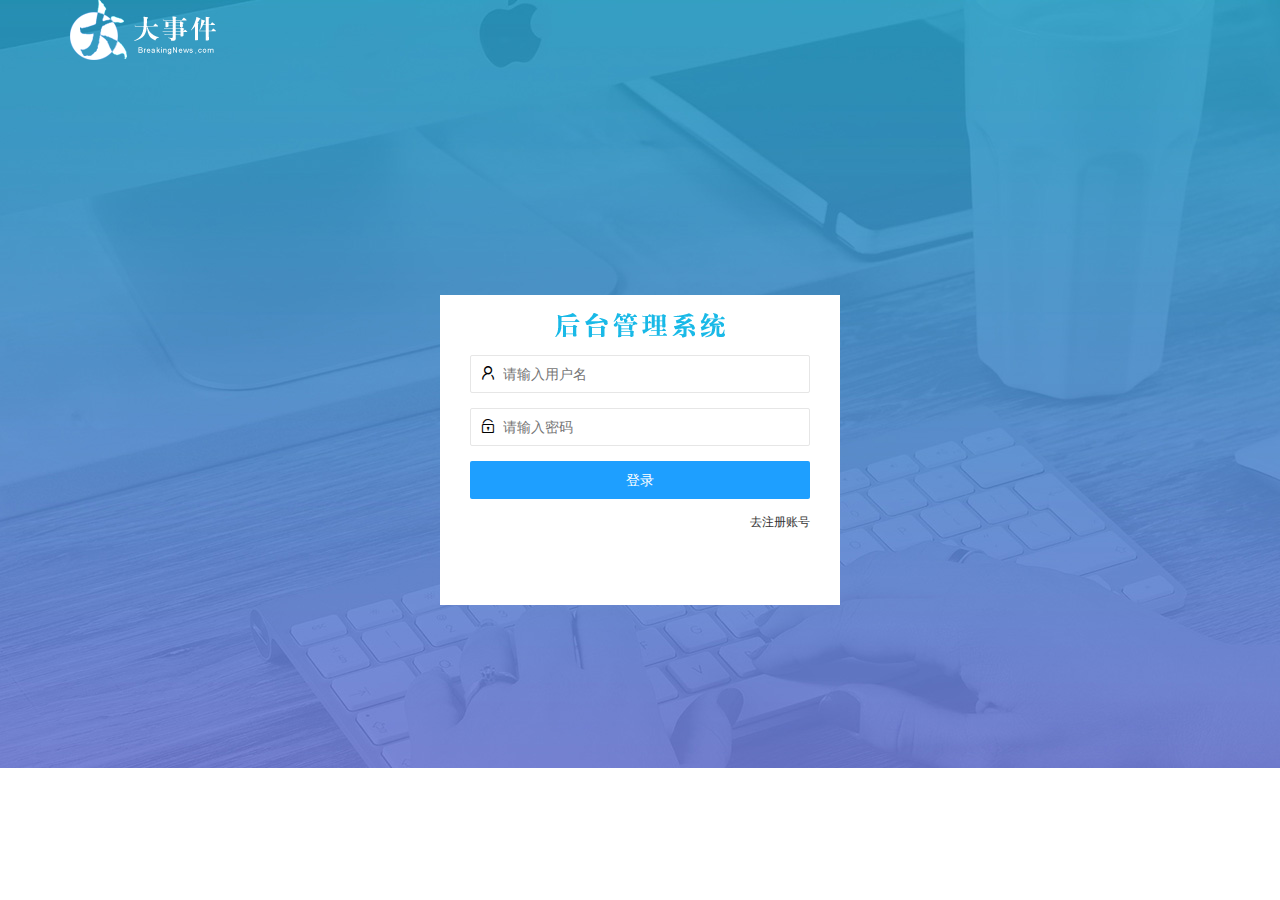
<file: login.html>
<!DOCTYPE html>
<html lang="en">
<head>
    <meta charset="UTF-8">
    <meta http-equiv="X-UA-Compatible" content="IE=edge">
    <meta name="viewport" content="width=device-width, initial-scale=1.0">
    <title>后台登录</title>
    <link rel="stylesheet" href="/assets/lib/layui/css/layui.css" />
    <link rel="stylesheet" href="/assets/css/login.css" />
</head>
<body>
    <!-- 头部logo区域 -->
    <div class="layui-main">
        <img src="/assets/images/logo.png" alt="">
    </div>
    <!-- 登录注册区域 -->
    <div class="loginAndRegBox">
        <div class="title-box"></div>
        <!-- 登录的div -->
        <div class="login-box">
            <form class="layui-form" id="form_login">
                <div class="layui-form-item">
                    <i class="layui-icon layui-icon-username"></i>   
                    <input type="text" name="username" required  lay-verify="required" placeholder="请输入用户名" autocomplete="off" class="layui-input">
                </div>
                <div class="layui-form-item">
                    <i class="layui-icon layui-icon-password"></i>   
                    <input type="password" name="password" required  lay-verify="required|pwd" placeholder="请输入密码" autocomplete="off" class="layui-input">
                </div>
                <div class="layui-form-item">
                    <button class="layui-btn layui-btn-fluid layui-btn-normal" lay-submit>登录</button>
                </div>
                <div class="layui-form-item links">
                    <a href="javascript:;" id="link_reg">去注册账号</a>
                </div>
            </form> 
        </div>
        <!-- 注册的div -->
        <div class="reg-box">
            <form class="layui-form" id="form_reg">
                <div class="layui-form-item">
                    <i class="layui-icon layui-icon-username"></i>   
                    <input type="text" name="username" required  lay-verify="required" placeholder="请输入用户名" autocomplete="off" class="layui-input">
                </div>
                <div class="layui-form-item">
                    <i class="layui-icon layui-icon-password"></i>   
                    <input type="password" name="password" required  lay-verify="required|pwd" placeholder="请输入密码" autocomplete="off" class="layui-input">
                </div>
                <div class="layui-form-item">
                    <i class="layui-icon layui-icon-password"></i>   
                    <input type="password" name="repassword" required  lay-verify="required|pwd|repwd" placeholder="请再次确认密码" autocomplete="off" class="layui-input">
                </div>
                <div class="layui-form-item">
                    <!-- <button class="layui-btn layui-btn-fluid layui-btn-normal" lay-submit>注册</button> -->
                    <button class="layui-btn layui-btn-fluid layui-btn-normal" lay-submit>注册</button>
                </div>
                <div class="layui-form-item links">
                    <a href="javascript:;" id="link_login">去登录</a>
                </div>
            </form>
        </div>
    </div>
    <!-- 引入layui js -->
    <script src="/assets/lib/layui/layui.all.js"></script>
    <!-- 导入 jQuery -->
    <script src="/assets/lib/jquery.js"></script>
    <!-- 引入我们的配置文件 -->
    <script src="/assets/js/baseAPI.js"></script>
    <!-- 导入自己的js脚本 -->
    <script src="/assets/js/login.js"></script>
</body>
</html>
</file>
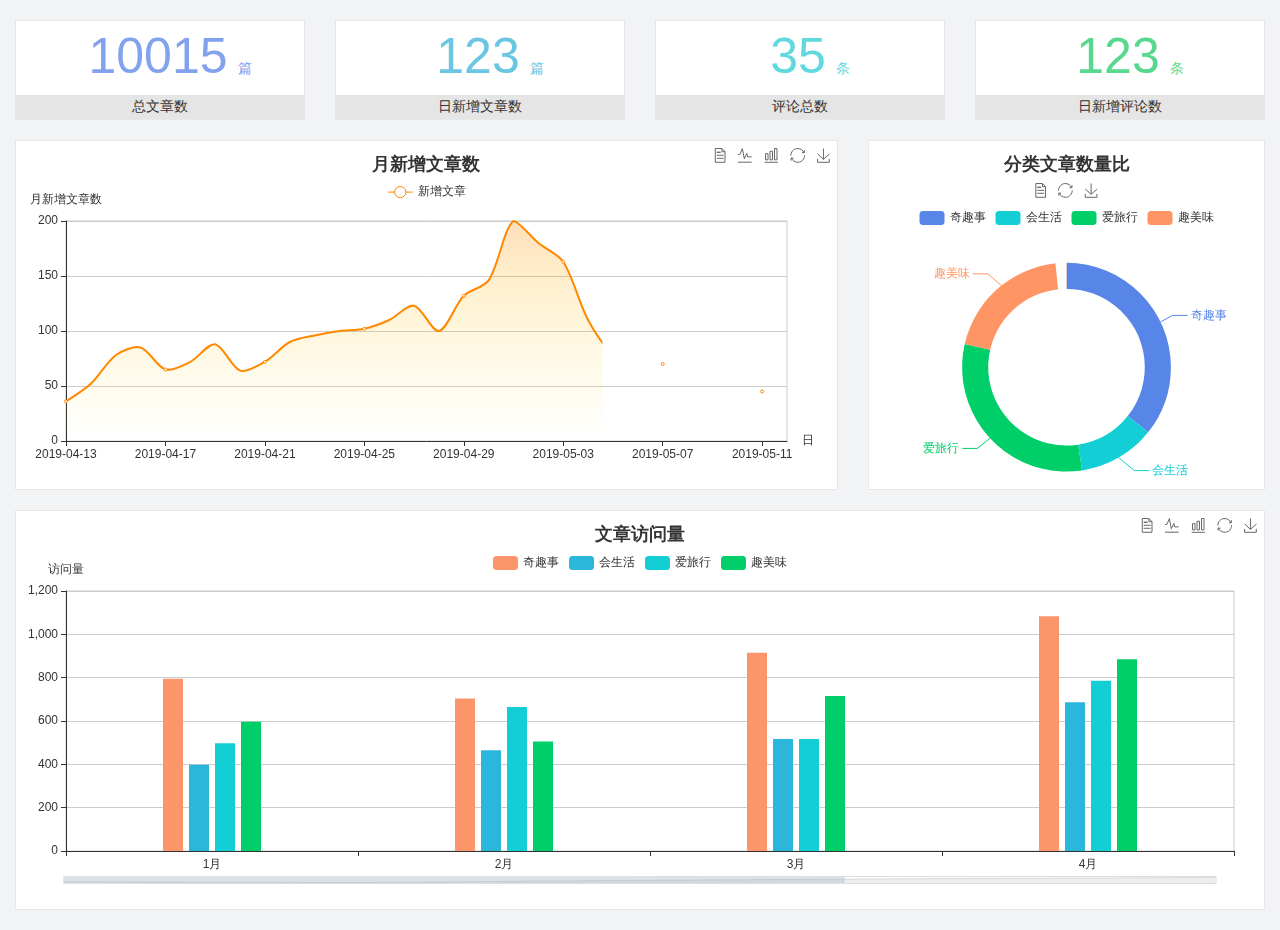
<file: home/dashboard.html>
<!DOCTYPE html>
<html lang="en">

<head>
  <meta charset="UTF-8">
  <meta name="viewport" content="width=device-width, initial-scale=1.0">
  <meta http-equiv="X-UA-Compatible" content="ie=edge">
  <title>图表统计</title>
  <link rel="stylesheet" href="../../assets/lib/bootstrap.css" />
  <link rel="stylesheet" href="../../assets/lib/main.css" />
  <script src="../../assets/lib/jquery.js"></script>
  <script type="text/javascript" src="../../assets/lib/echarts.min.js"></script>
</head>

<body>
  <div class="container-fluid">
    <div class="row spannel_list">
      <div class="col-sm-3 col-xs-6">
        <div class="spannel">
          <em>10015</em><span>篇</span>
          <b>总文章数</b>
        </div>
      </div>
      <div class="col-sm-3 col-xs-6">
        <div class="spannel scolor01">
          <em>123</em><span>篇</span>
          <b>日新增文章数</b>
        </div>
      </div>
      <div class="col-sm-3 col-xs-6">
        <div class="spannel scolor02">
          <em>35</em><span>条</span>
          <b>评论总数</b>
        </div>
      </div>
      <div class="col-sm-3 col-xs-6">
        <div class="spannel scolor03">
          <em>123</em><span>条</span>
          <b>日新增评论数</b>
        </div>
      </div>
    </div>
  </div>

  <div class="container-fluid">
    <div class="row curve-pie">
      <div class="col-lg-8 col-md-8">
        <div class="gragh_pannel" id="curve_show"></div>
      </div>
      <div class="col-lg-4 col-md-4">
        <div class="gragh_pannel" id="pie_show"></div>
      </div>
    </div>
  </div>

  <div class="container-fluid">
    <div class="column_pannel" id="column_show"></div>
  </div>

  <script>
    var oChart = echarts.init(document.getElementById('curve_show'));
    var aList_all = [
      { 'count': 36, 'date': '2019-04-13' },
      { 'count': 52, 'date': '2019-04-14' },
      { 'count': 78, 'date': '2019-04-15' },
      { 'count': 85, 'date': '2019-04-16' },
      { 'count': 65, 'date': '2019-04-17' },
      { 'count': 72, 'date': '2019-04-18' },
      { 'count': 88, 'date': '2019-04-19' },
      { 'count': 64, 'date': '2019-04-20' },
      { 'count': 72, 'date': '2019-04-21' },
      { 'count': 90, 'date': '2019-04-22' },
      { 'count': 96, 'date': '2019-04-23' },
      { 'count': 100, 'date': '2019-04-24' },
      { 'count': 102, 'date': '2019-04-25' },
      { 'count': 110, 'date': '2019-04-26' },
      { 'count': 123, 'date': '2019-04-27' },
      { 'count': 100, 'date': '2019-04-28' },
      { 'count': 132, 'date': '2019-04-29' },
      { 'count': 146, 'date': '2019-04-30' },
      { 'count': 200, 'date': '2019-05-01' },
      { 'count': 180, 'date': '2019-05-02' },
      { 'count': 163, 'date': '2019-05-03' },
      { 'count': 110, 'date': '2019-05-04' },
      { 'count': 80, 'date': '2019-05-05' },
      { 'count': 82, 'date': '2019-05-06' },
      { 'count': 70, 'date': '2019-05-07' },
      { 'count': 65, 'date': '2019-05-08' },
      { 'count': 54, 'date': '2019-05-09' },
      { 'count': 40, 'date': '2019-05-10' },
      { 'count': 45, 'date': '2019-05-11' },
      { 'count': 38, 'date': '2019-05-12' },
    ];

    let aCount = [];
    let aDate = [];

    for (var i = 0; i < aList_all.length; i++) {
      aCount.push(aList_all[i].count);
      aDate.push(aList_all[i].date);
    }

    var chartopt = {
      title: {
        text: '月新增文章数',
        left: 'center',
        top: '10'
      },
      tooltip: {
        trigger: 'axis'
      },
      legend: {
        data: ['新增文章'],
        top: '40'
      },
      toolbox: {
        show: true,
        feature: {
          mark: { show: true },
          dataView: { show: true, readOnly: false },
          magicType: { show: true, type: ['line', 'bar'] },
          restore: { show: true },
          saveAsImage: { show: true }
        }
      },
      calculable: true,
      xAxis: [
        {
          name: '日',
          type: 'category',
          boundaryGap: false,
          data: aDate
        }
      ],
      yAxis: [
        {
          name: '月新增文章数',
          type: 'value'
        }
      ],
      series: [
        {
          name: '新增文章',
          type: 'line',
          smooth: true,
          itemStyle: { normal: { areaStyle: { type: 'default' }, color: '#f80' }, lineStyle: { color: '#f80' } },
          data: aCount
        }],
      areaStyle: {
        normal: {
          color: new echarts.graphic.LinearGradient(0, 0, 0, 1, [{
            offset: 0,
            color: 'rgba(255,136,0,0.39)'
          }, {
            offset: .34,
            color: 'rgba(255,180,0,0.25)'
          }, {
            offset: 1,
            color: 'rgba(255,222,0,0.00)'
          }])

        }
      },
      grid: {
        show: true,
        x: 50,
        x2: 50,
        y: 80,
        height: 220
      }
    };

    oChart.setOption(chartopt);


    var oPie = echarts.init(document.getElementById('pie_show'));
    var oPieopt =
    {
      title: {
        top: 10,
        text: '分类文章数量比',
        x: 'center'
      },
      tooltip: {
        trigger: 'item',
        formatter: "{a} <br/>{b} : {c} ({d}%)"
      },
      color: ['#5885e8', '#13cfd5', '#00ce68', '#ff9565'],
      legend: {
        x: 'center',
        top: 65,
        data: ['奇趣事', '会生活', '爱旅行', '趣美味']
      },
      toolbox: {
        show: true,
        x: 'center',
        top: 35,
        feature: {
          mark: { show: true },
          dataView: { show: true, readOnly: false },
          magicType: {
            show: true,
            type: ['pie', 'funnel'],
            option: {
              funnel: {
                x: '25%',
                width: '50%',
                funnelAlign: 'left',
                max: 1548
              }
            }
          },
          restore: { show: true },
          saveAsImage: { show: true }
        }
      },
      calculable: true,
      series: [
        {
          name: '访问来源',
          type: 'pie',
          radius: ['45%', '60%'],
          center: ['50%', '65%'],
          data: [
            { value: 300, name: '奇趣事' },
            { value: 100, name: '会生活' },
            { value: 260, name: '爱旅行' },
            { value: 180, name: '趣美味' }
          ]
        }
      ]
    };
    oPie.setOption(oPieopt);



    var oColumn = this.echarts.init(document.getElementById('column_show'));
    var oColumnopt =
    {
      title: {
        text: '文章访问量',
        left: 'center',
        top: '10'
      },
      tooltip: {
        trigger: 'axis'
      },
      legend: {
        data: ['奇趣事', '会生活', '爱旅行', '趣美味'],
        top: '40'
      },
      toolbox: {
        show: true,
        feature: {
          mark: { show: true },
          dataView: { show: true, readOnly: false },
          magicType: { show: true, type: ['line', 'bar'] },
          restore: { show: true },
          saveAsImage: { show: true }
        }
      },
      calculable: true,
      xAxis: [
        {
          type: 'category',
          data: ['1月', '2月', '3月', '4月', '5月']
        }
      ],
      yAxis: [
        {
          name: '访问量',
          type: 'value'
        }
      ],
      series: [
        {
          name: '奇趣事',
          type: 'bar',
          barWidth: 20,
          itemStyle: {
            normal: { areaStyle: { type: 'default' }, color: '#fd956a' }
          },
          data: [800, 708, 920, 1090, 1200]
        },
        {
          name: '会生活',
          type: 'bar',
          barWidth: 20,
          itemStyle: {
            normal: { areaStyle: { type: 'default' }, color: '#2bb6db' }
          },
          data: [400, 468, 520, 690, 800]
        },
        {
          name: '爱旅行',
          type: 'bar',
          barWidth: 20,
          itemStyle: {
            normal: { areaStyle: { type: 'default' }, color: '#13cfd5' }
          },
          data: [500, 668, 520, 790, 900]
        },
        {
          name: '趣美味',
          type: 'bar',
          barWidth: 20,
          itemStyle: {
            normal: { areaStyle: { type: 'default' }, color: '#00ce68' }
          },
          data: [600, 508, 720, 890, 1000]
        }
      ],
      grid: {
        show: true,
        x: 50,
        x2: 30,
        y: 80,
        height: 260
      },
      dataZoom: [//给x轴设置滚动条
        {
          start: 0,//默认为0
          end: 100 - 1000 / 31,//默认为100
          type: 'slider',
          show: true,
          xAxisIndex: [0],
          handleSize: 0,//滑动条的 左右2个滑动条的大小
          height: 8,//组件高度
          left: 45, //左边的距离
          right: 50,//右边的距离
          bottom: 26,//右边的距离
          handleColor: '#ddd',//h滑动图标的颜色
          handleStyle: {
            borderColor: "#cacaca",
            borderWidth: "1",
            shadowBlur: 2,
            background: "#ddd",
            shadowColor: "#ddd",
          }
        }]
    };
    oColumn.setOption(oColumnopt);
  </script>
</body>

</html>
</file>
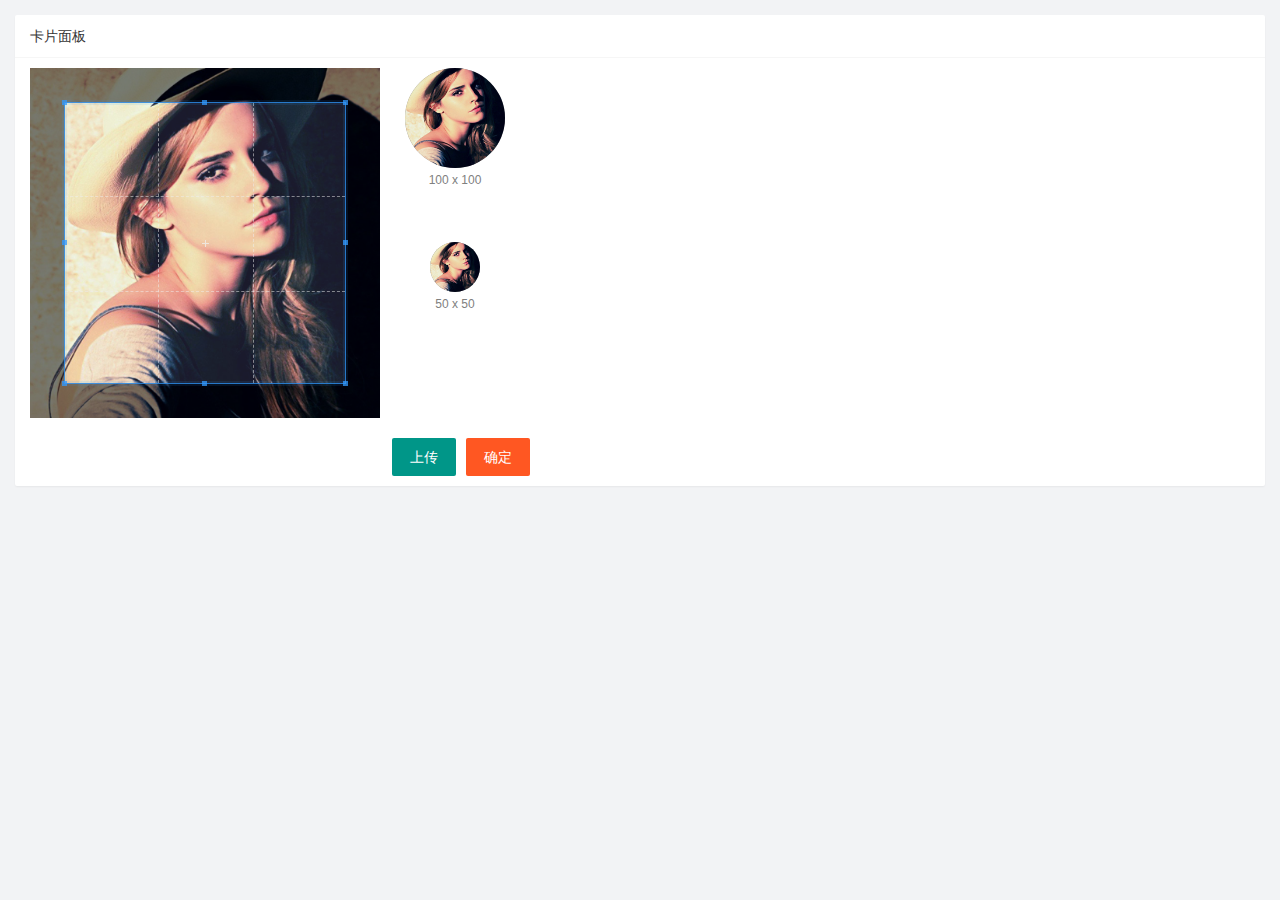
<file: user/user_avatar.html>
<!DOCTYPE html>
<html lang="en">

<head>
    <meta charset="UTF-8">
    <meta http-equiv="X-UA-Compatible" content="IE=edge">
    <meta name="viewport" content="width=device-width, initial-scale=1.0">
    <title>Document</title>
    <link rel="stylesheet" href="/assets/lib/layui/css/layui.css">
    <link rel="stylesheet" href="/assets/css/user/user_avatar.css">
    <link rel="stylesheet" href="/assets/lib/cropper/cropper.css" />
</head>

<body>
    <div class="layui-card">
        <div class="layui-card-header">卡片面板</div>
        <div class="layui-card-body">
            <!-- 第一行的图片裁剪和预览区域 -->
            <div class="row1">
                <!-- 图片裁剪区域 -->
                <div class="cropper-box">
                    <!-- 这个 img 标签很重要，将来会把它初始化为裁剪区域 -->
                    <img id="image" src="/assets/images/sample.jpg" />
                </div>
                <!-- 图片的预览区域 -->
                <div class="preview-box">
                    <div>
                        <!-- 宽高为 100px 的预览区域 -->
                        <div class="img-preview w100"></div>
                        <p class="size">100 x 100</p>
                    </div>
                    <div>
                        <!-- 宽高为 50px 的预览区域 -->
                        <div class="img-preview w50"></div>
                        <p class="size">50 x 50</p>
                    </div>
                </div>
            </div>

            <!-- 第二行的按钮区域 -->
            <div class="row2">
                <!-- 在文件上传中使用 accept 属性 可以控制表单上传的文件类型 -->
                <input type="file" name="file" id="file" accept="image/gif, image/jpeg, image/png">
                <button type="button" class="layui-btn" id="btnChooseImage">上传</button>
                <button type="button" class="layui-btn layui-btn-danger" id="btnUpload">确定</button>
            </div>
        </div>
    </div>
    <script src="/assets/lib/layui/layui.all.js"></script>
    <script src="/assets/lib/jquery.js"></script>
    <script src="/assets/lib/cropper/Cropper.js"></script>
    <script src="/assets/lib/cropper/jquery-cropper.js"></script>
    <script src="/assets/js/baseAPI.js"></script>
    <script src="/assets/js/user_avatar.js"></script>
</body>

</html>
</file>
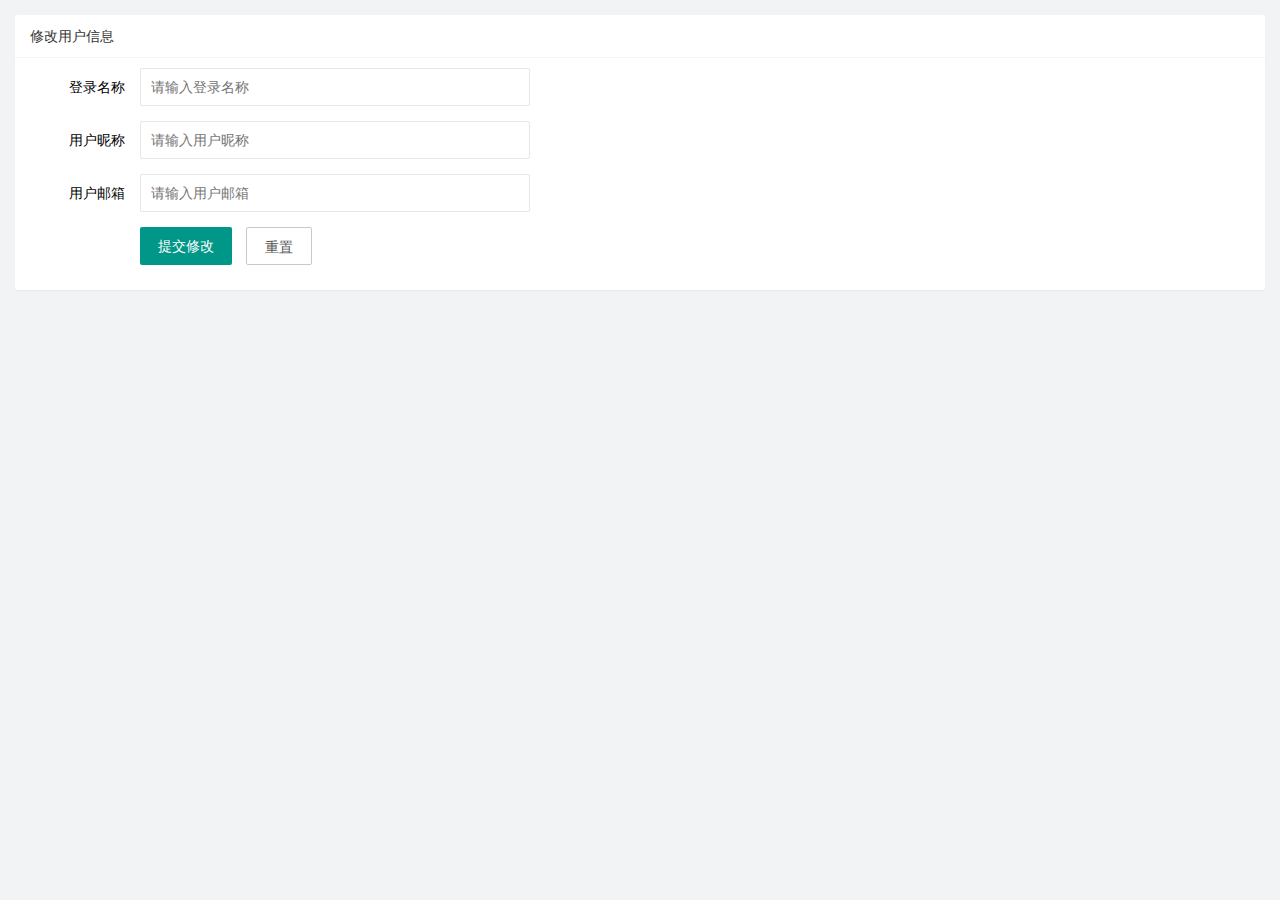
<file: user/user_info.html>
<!DOCTYPE html>
<html lang="en">

<head>
    <meta charset="UTF-8">
    <meta http-equiv="X-UA-Compatible" content="IE=edge">
    <meta name="viewport" content="width=device-width, initial-scale=1.0">
    <title>Document</title>
    <link rel="stylesheet" href="/assets/lib/layui/css/layui.css">
    <link rel="stylesheet" href="/assets/css/user/user_info.css">
</head>

<body>
    <div class="layui-card">
        <div class="layui-card-header">修改用户信息</div>
        <div class="layui-card-body">
            <form class="layui-form" lay-filter="formUserInfo">
                <input type="hidden" name="id">
                <div class="layui-form-item">
                    <label class="layui-form-label">登录名称</label>
                    <div class="layui-input-block">
                        <input type="text" readonly name="username" required lay-verify="required" placeholder="请输入登录名称"
                            autocomplete="off" class="layui-input" >
                    </div>
                </div>
                <div class="layui-form-item">
                    <label class="layui-form-label">用户昵称</label>
                    <div class="layui-input-block">
                        <input type="text" name="nickname" required lay-verify="required|nickname" placeholder="请输入用户昵称"
                            autocomplete="off" class="layui-input">
                    </div>
                </div>
                <div class="layui-form-item">
                    <label class="layui-form-label">用户邮箱</label>
                    <div class="layui-input-block">
                        <input type="text" name="email" required lay-verify="required|email" placeholder="请输入用户邮箱"
                            autocomplete="off" class="layui-input">
                    </div>
                </div>
                <div class="layui-form-item">
                    <div class="layui-input-block">
                        <button class="layui-btn" lay-submit lay-filter="formDemo">提交修改</button>
                        <button id="btnRest" type="reset" class="layui-btn layui-btn-primary">重置</button>
                    </div>
                </div>
            </form>
        </div>
    </div>
    <!-- 导入layui的js文件 -->
    <script src="/assets/lib/layui/layui.all.js"></script>
    
    <!-- 导入jQuery -->
    <script src="/assets/lib/jquery.js"></script>
    <!-- 引入基础js -->
    <script src="/assets/js/baseAPI.js"></script>
    <!-- 导入自己的js -->
    <script src="/assets/js/user_info.js"></script>
</body>

</html>
</file>
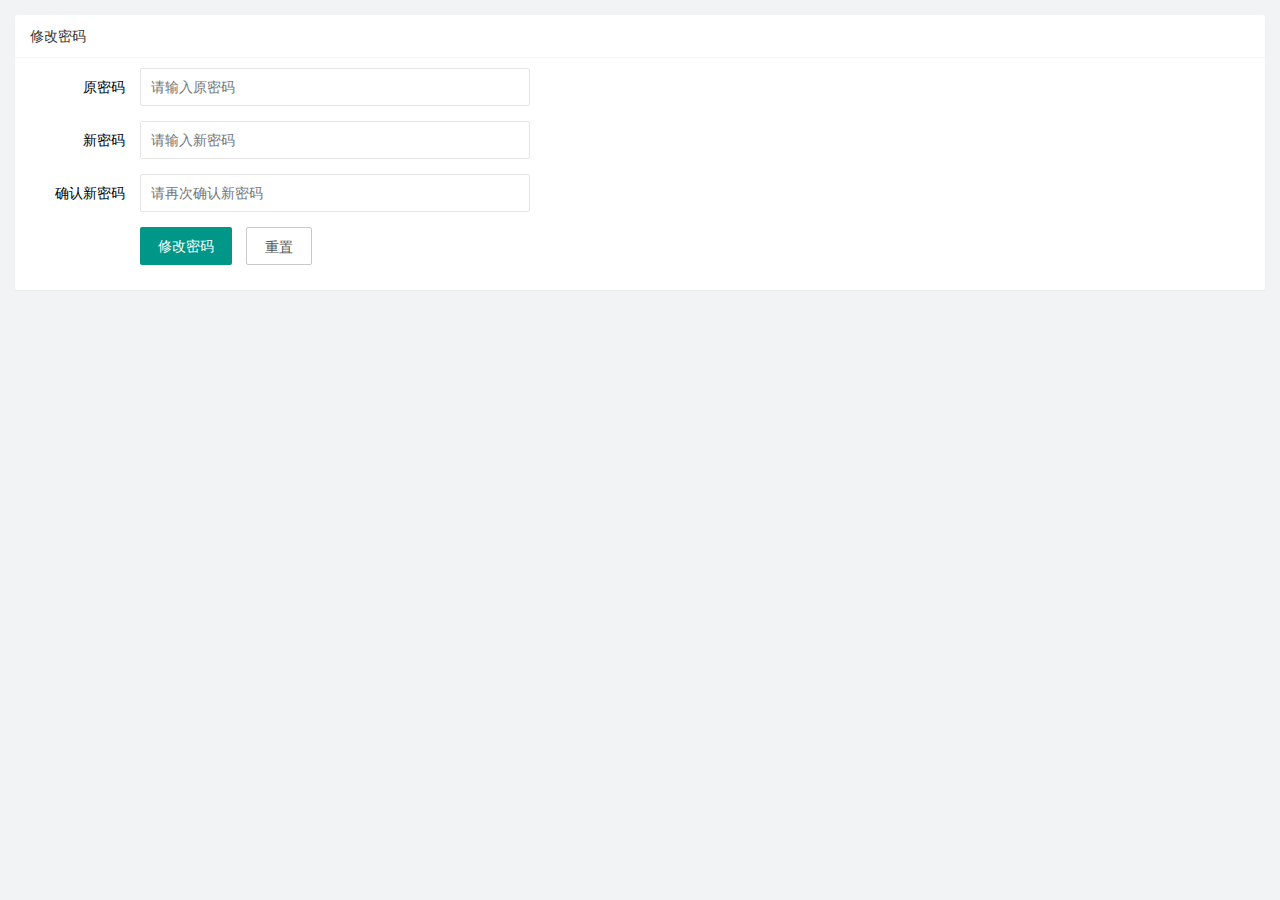
<file: user/user_pwd.html>
<!DOCTYPE html>
<html lang="en">

<head>
    <meta charset="UTF-8">
    <meta http-equiv="X-UA-Compatible" content="IE=edge">
    <meta name="viewport" content="width=device-width, initial-scale=1.0">
    <title>Document</title>
    <link rel="stylesheet" href="/assets/lib/layui/css/layui.css" />
    <link rel="stylesheet" href="/assets/css/user/user_pwd.css">
</head>

<body>
    <div class="layui-card">
        <div class="layui-card-header">修改密码</div>
        <div class="layui-card-body">
            <form class="layui-form">
                <div class="layui-form-item">
                    <label class="layui-form-label">原密码</label>
                    <div class="layui-input-block">
                        <input type="password" name="oldPwd" required lay-verify="required|pwd" placeholder="请输入原密码"
                            autocomplete="off" class="layui-input">
                    </div>
                </div>
                <div class="layui-form-item">
                    <label class="layui-form-label">新密码</label>
                    <div class="layui-input-block">
                        <input type="password" name="newPwd" required lay-verify="required|pwd|samePwd" placeholder="请输入新密码"
                            autocomplete="off" class="layui-input">
                    </div>
                </div>
                <div class="layui-form-item">
                    <label class="layui-form-label">确认新密码</label>
                    <div class="layui-input-block">
                        <input type="password" name="rePwd" required lay-verify="required|pwd|resPwd" placeholder="请再次确认新密码"
                            autocomplete="off" class="layui-input">
                    </div>
                </div>
                <div class="layui-form-item">
                    <div class="layui-input-block">
                      <button class="layui-btn" lay-submit lay-filter="formDemo" >修改密码</button>
                      <button type="reset" class="layui-btn layui-btn-primary">重置</button>
                    </div>
                  </div>
            </form>
        </div>
    </div>

    <script src="/assets/lib/layui/layui.all.js"></script>
    <script src="/assets/lib/jquery.js"></script>
    <script src="/assets/js/baseAPI.js"></script>
    <script src="/assets/js/user_pwd.js"></script>
</body>

</html>
</file>
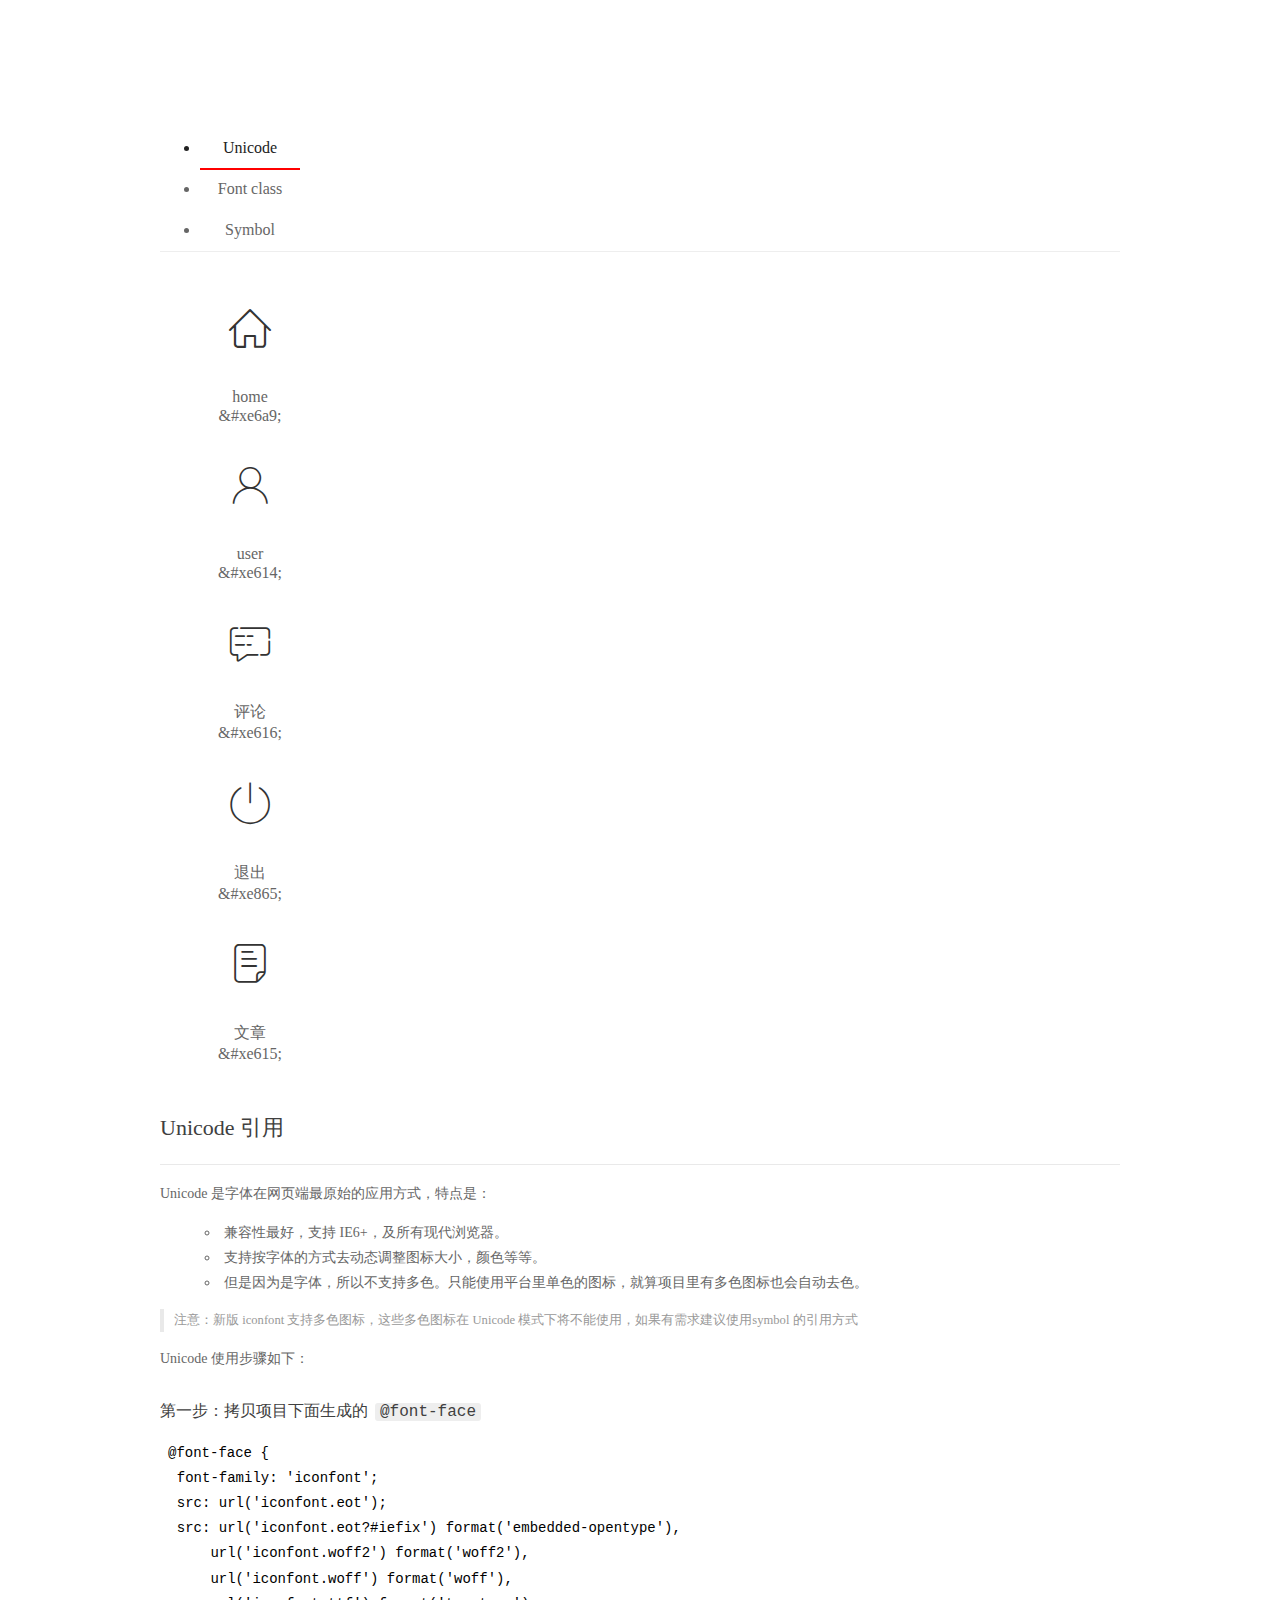
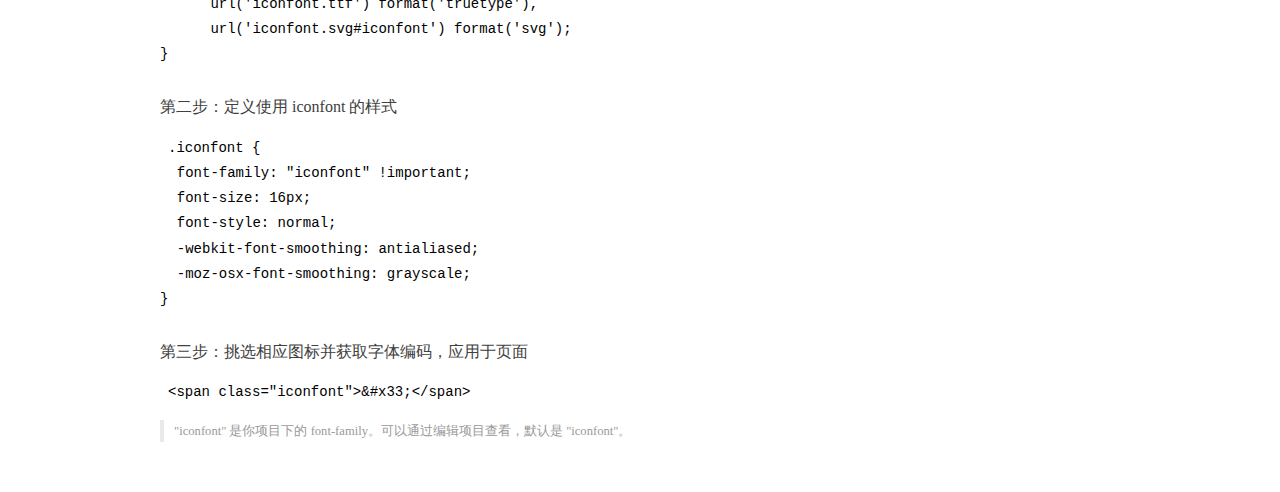
<file: assets/fonts/demo_index.html>
<!DOCTYPE html>
<html>
<head>
  <meta charset="utf-8"/>
  <title>IconFont Demo</title>
  <link rel="shortcut icon" href="https://gtms04.alicdn.com/tps/i4/TB1_oz6GVXXXXaFXpXXJDFnIXXX-64-64.ico" type="image/x-icon"/>
  <link rel="stylesheet" href="https://g.alicdn.com/thx/cube/1.3.2/cube.min.css">
  <link rel="stylesheet" href="demo.css">
  <link rel="stylesheet" href="iconfont.css">
  <script src="iconfont.js"></script>
  <!-- jQuery -->
  <script src="https://a1.alicdn.com/oss/uploads/2018/12/26/7bfddb60-08e8-11e9-9b04-53e73bb6408b.js"></script>
  <!-- 代码高亮 -->
  <script src="https://a1.alicdn.com/oss/uploads/2018/12/26/a3f714d0-08e6-11e9-8a15-ebf944d7534c.js"></script>
</head>
<body>
  <div class="main">
    <h1 class="logo"><a href="https://www.iconfont.cn/" title="iconfont 首页" target="_blank">&#xe86b;</a></h1>
    <div class="nav-tabs">
      <ul id="tabs" class="dib-box">
        <li class="dib active"><span>Unicode</span></li>
        <li class="dib"><span>Font class</span></li>
        <li class="dib"><span>Symbol</span></li>
      </ul>
      
    </div>
    <div class="tab-container">
      <div class="content unicode" style="display: block;">
          <ul class="icon_lists dib-box">
          
            <li class="dib">
              <span class="icon iconfont">&#xe6a9;</span>
                <div class="name">home</div>
                <div class="code-name">&amp;#xe6a9;</div>
              </li>
          
            <li class="dib">
              <span class="icon iconfont">&#xe614;</span>
                <div class="name">user</div>
                <div class="code-name">&amp;#xe614;</div>
              </li>
          
            <li class="dib">
              <span class="icon iconfont">&#xe616;</span>
                <div class="name">评论</div>
                <div class="code-name">&amp;#xe616;</div>
              </li>
          
            <li class="dib">
              <span class="icon iconfont">&#xe865;</span>
                <div class="name">退出</div>
                <div class="code-name">&amp;#xe865;</div>
              </li>
          
            <li class="dib">
              <span class="icon iconfont">&#xe615;</span>
                <div class="name">文章</div>
                <div class="code-name">&amp;#xe615;</div>
              </li>
          
          </ul>
          <div class="article markdown">
          <h2 id="unicode-">Unicode 引用</h2>
          <hr>

          <p>Unicode 是字体在网页端最原始的应用方式，特点是：</p>
          <ul>
            <li>兼容性最好，支持 IE6+，及所有现代浏览器。</li>
            <li>支持按字体的方式去动态调整图标大小，颜色等等。</li>
            <li>但是因为是字体，所以不支持多色。只能使用平台里单色的图标，就算项目里有多色图标也会自动去色。</li>
          </ul>
          <blockquote>
            <p>注意：新版 iconfont 支持多色图标，这些多色图标在 Unicode 模式下将不能使用，如果有需求建议使用symbol 的引用方式</p>
          </blockquote>
          <p>Unicode 使用步骤如下：</p>
          <h3 id="-font-face">第一步：拷贝项目下面生成的 <code>@font-face</code></h3>
<pre><code class="language-css"
>@font-face {
  font-family: 'iconfont';
  src: url('iconfont.eot');
  src: url('iconfont.eot?#iefix') format('embedded-opentype'),
      url('iconfont.woff2') format('woff2'),
      url('iconfont.woff') format('woff'),
      url('iconfont.ttf') format('truetype'),
      url('iconfont.svg#iconfont') format('svg');
}
</code></pre>
          <h3 id="-iconfont-">第二步：定义使用 iconfont 的样式</h3>
<pre><code class="language-css"
>.iconfont {
  font-family: "iconfont" !important;
  font-size: 16px;
  font-style: normal;
  -webkit-font-smoothing: antialiased;
  -moz-osx-font-smoothing: grayscale;
}
</code></pre>
          <h3 id="-">第三步：挑选相应图标并获取字体编码，应用于页面</h3>
<pre>
<code class="language-html"
>&lt;span class="iconfont"&gt;&amp;#x33;&lt;/span&gt;
</code></pre>
          <blockquote>
            <p>"iconfont" 是你项目下的 font-family。可以通过编辑项目查看，默认是 "iconfont"。</p>
          </blockquote>
          </div>
      </div>
      <div class="content font-class">
        <ul class="icon_lists dib-box">
          
          <li class="dib">
            <span class="icon iconfont icon-home"></span>
            <div class="name">
              home
            </div>
            <div class="code-name">.icon-home
            </div>
          </li>
          
          <li class="dib">
            <span class="icon iconfont icon-user"></span>
            <div class="name">
              user
            </div>
            <div class="code-name">.icon-user
            </div>
          </li>
          
          <li class="dib">
            <span class="icon iconfont icon-pinglun"></span>
            <div class="name">
              评论
            </div>
            <div class="code-name">.icon-pinglun
            </div>
          </li>
          
          <li class="dib">
            <span class="icon iconfont icon-tuichu"></span>
            <div class="name">
              退出
            </div>
            <div class="code-name">.icon-tuichu
            </div>
          </li>
          
          <li class="dib">
            <span class="icon iconfont icon-16"></span>
            <div class="name">
              文章
            </div>
            <div class="code-name">.icon-16
            </div>
          </li>
          
        </ul>
        <div class="article markdown">
        <h2 id="font-class-">font-class 引用</h2>
        <hr>

        <p>font-class 是 Unicode 使用方式的一种变种，主要是解决 Unicode 书写不直观，语意不明确的问题。</p>
        <p>与 Unicode 使用方式相比，具有如下特点：</p>
        <ul>
          <li>兼容性良好，支持 IE8+，及所有现代浏览器。</li>
          <li>相比于 Unicode 语意明确，书写更直观。可以很容易分辨这个 icon 是什么。</li>
          <li>因为使用 class 来定义图标，所以当要替换图标时，只需要修改 class 里面的 Unicode 引用。</li>
          <li>不过因为本质上还是使用的字体，所以多色图标还是不支持的。</li>
        </ul>
        <p>使用步骤如下：</p>
        <h3 id="-fontclass-">第一步：引入项目下面生成的 fontclass 代码：</h3>
<pre><code class="language-html">&lt;link rel="stylesheet" href="./iconfont.css"&gt;
</code></pre>
        <h3 id="-">第二步：挑选相应图标并获取类名，应用于页面：</h3>
<pre><code class="language-html">&lt;span class="iconfont icon-xxx"&gt;&lt;/span&gt;
</code></pre>
        <blockquote>
          <p>"
            iconfont" 是你项目下的 font-family。可以通过编辑项目查看，默认是 "iconfont"。</p>
        </blockquote>
      </div>
      </div>
      <div class="content symbol">
          <ul class="icon_lists dib-box">
          
            <li class="dib">
                <svg class="icon svg-icon" aria-hidden="true">
                  <use xlink:href="#icon-home"></use>
                </svg>
                <div class="name">home</div>
                <div class="code-name">#icon-home</div>
            </li>
          
            <li class="dib">
                <svg class="icon svg-icon" aria-hidden="true">
                  <use xlink:href="#icon-user"></use>
                </svg>
                <div class="name">user</div>
                <div class="code-name">#icon-user</div>
            </li>
          
            <li class="dib">
                <svg class="icon svg-icon" aria-hidden="true">
                  <use xlink:href="#icon-pinglun"></use>
                </svg>
                <div class="name">评论</div>
                <div class="code-name">#icon-pinglun</div>
            </li>
          
            <li class="dib">
                <svg class="icon svg-icon" aria-hidden="true">
                  <use xlink:href="#icon-tuichu"></use>
                </svg>
                <div class="name">退出</div>
                <div class="code-name">#icon-tuichu</div>
            </li>
          
            <li class="dib">
                <svg class="icon svg-icon" aria-hidden="true">
                  <use xlink:href="#icon-16"></use>
                </svg>
                <div class="name">文章</div>
                <div class="code-name">#icon-16</div>
            </li>
          
          </ul>
          <div class="article markdown">
          <h2 id="symbol-">Symbol 引用</h2>
          <hr>

          <p>这是一种全新的使用方式，应该说这才是未来的主流，也是平台目前推荐的用法。相关介绍可以参考这篇<a href="">文章</a>
            这种用法其实是做了一个 SVG 的集合，与另外两种相比具有如下特点：</p>
          <ul>
            <li>支持多色图标了，不再受单色限制。</li>
            <li>通过一些技巧，支持像字体那样，通过 <code>font-size</code>, <code>color</code> 来调整样式。</li>
            <li>兼容性较差，支持 IE9+，及现代浏览器。</li>
            <li>浏览器渲染 SVG 的性能一般，还不如 png。</li>
          </ul>
          <p>使用步骤如下：</p>
          <h3 id="-symbol-">第一步：引入项目下面生成的 symbol 代码：</h3>
<pre><code class="language-html">&lt;script src="./iconfont.js"&gt;&lt;/script&gt;
</code></pre>
          <h3 id="-css-">第二步：加入通用 CSS 代码（引入一次就行）：</h3>
<pre><code class="language-html">&lt;style&gt;
.icon {
  width: 1em;
  height: 1em;
  vertical-align: -0.15em;
  fill: currentColor;
  overflow: hidden;
}
&lt;/style&gt;
</code></pre>
          <h3 id="-">第三步：挑选相应图标并获取类名，应用于页面：</h3>
<pre><code class="language-html">&lt;svg class="icon" aria-hidden="true"&gt;
  &lt;use xlink:href="#icon-xxx"&gt;&lt;/use&gt;
&lt;/svg&gt;
</code></pre>
          </div>
      </div>

    </div>
  </div>
  <script>
  $(document).ready(function () {
      $('.tab-container .content:first').show()

      $('#tabs li').click(function (e) {
        var tabContent = $('.tab-container .content')
        var index = $(this).index()

        if ($(this).hasClass('active')) {
          return
        } else {
          $('#tabs li').removeClass('active')
          $(this).addClass('active')

          tabContent.hide().eq(index).fadeIn()
        }
      })
    })
  </script>
</body>
</html>
</file>
<file: assets/lib/layui/css/layui.css>
/** layui-v2.5.5 MIT License By https://www.layui.com */
 .layui-inline,img{display:inline-block;vertical-align:middle}h1,h2,h3,h4,h5,h6{font-weight:400}.layui-edge,.layui-header,.layui-inline,.layui-main{position:relative}.layui-body,.layui-edge,.layui-elip{overflow:hidden}.layui-btn,.layui-edge,.layui-inline,img{vertical-align:middle}.layui-btn,.layui-disabled,.layui-icon,.layui-unselect{-moz-user-select:none;-webkit-user-select:none;-ms-user-select:none}.layui-elip,.layui-form-checkbox span,.layui-form-pane .layui-form-label{text-overflow:ellipsis;white-space:nowrap}.layui-breadcrumb,.layui-tree-btnGroup{visibility:hidden}blockquote,body,button,dd,div,dl,dt,form,h1,h2,h3,h4,h5,h6,input,li,ol,p,pre,td,textarea,th,ul{margin:0;padding:0;-webkit-tap-highlight-color:rgba(0,0,0,0)}a:active,a:hover{outline:0}img{border:none}li{list-style:none}table{border-collapse:collapse;border-spacing:0}h4,h5,h6{font-size:100%}button,input,optgroup,option,select,textarea{font-family:inherit;font-size:inherit;font-style:inherit;font-weight:inherit;outline:0}pre{white-space:pre-wrap;white-space:-moz-pre-wrap;white-space:-pre-wrap;white-space:-o-pre-wrap;word-wrap:break-word}body{line-height:24px;font:14px Helvetica Neue,Helvetica,PingFang SC,Tahoma,Arial,sans-serif}hr{height:1px;margin:10px 0;border:0;clear:both}a{color:#333;text-decoration:none}a:hover{color:#777}a cite{font-style:normal;*cursor:pointer}.layui-border-box,.layui-border-box *{box-sizing:border-box}.layui-box,.layui-box *{box-sizing:content-box}.layui-clear{clear:both;*zoom:1}.layui-clear:after{content:'\20';clear:both;*zoom:1;display:block;height:0}.layui-inline{*display:inline;*zoom:1}.layui-edge{display:inline-block;width:0;height:0;border-width:6px;border-style:dashed;border-color:transparent}.layui-edge-top{top:-4px;border-bottom-color:#999;border-bottom-style:solid}.layui-edge-right{border-left-color:#999;border-left-style:solid}.layui-edge-bottom{top:2px;border-top-color:#999;border-top-style:solid}.layui-edge-left{border-right-color:#999;border-right-style:solid}.layui-disabled,.layui-disabled:hover{color:#d2d2d2!important;cursor:not-allowed!important}.layui-circle{border-radius:100%}.layui-show{display:block!important}.layui-hide{display:none!important}@font-face{font-family:layui-icon;src:url(../font/iconfont.eot?v=250);src:url(../font/iconfont.eot?v=250#iefix) format('embedded-opentype'),url(../font/iconfont.woff2?v=250) format('woff2'),url(../font/iconfont.woff?v=250) format('woff'),url(../font/iconfont.ttf?v=250) format('truetype'),url(../font/iconfont.svg?v=250#layui-icon) format('svg')}.layui-icon{font-family:layui-icon!important;font-size:16px;font-style:normal;-webkit-font-smoothing:antialiased;-moz-osx-font-smoothing:grayscale}.layui-icon-reply-fill:before{content:"\e611"}.layui-icon-set-fill:before{content:"\e614"}.layui-icon-menu-fill:before{content:"\e60f"}.layui-icon-search:before{content:"\e615"}.layui-icon-share:before{content:"\e641"}.layui-icon-set-sm:before{content:"\e620"}.layui-icon-engine:before{content:"\e628"}.layui-icon-close:before{content:"\1006"}.layui-icon-close-fill:before{content:"\1007"}.layui-icon-chart-screen:before{content:"\e629"}.layui-icon-star:before{content:"\e600"}.layui-icon-circle-dot:before{content:"\e617"}.layui-icon-chat:before{content:"\e606"}.layui-icon-release:before{content:"\e609"}.layui-icon-list:before{content:"\e60a"}.layui-icon-chart:before{content:"\e62c"}.layui-icon-ok-circle:before{content:"\1005"}.layui-icon-layim-theme:before{content:"\e61b"}.layui-icon-table:before{content:"\e62d"}.layui-icon-right:before{content:"\e602"}.layui-icon-left:before{content:"\e603"}.layui-icon-cart-simple:before{content:"\e698"}.layui-icon-face-cry:before{content:"\e69c"}.layui-icon-face-smile:before{content:"\e6af"}.layui-icon-survey:before{content:"\e6b2"}.layui-icon-tree:before{content:"\e62e"}.layui-icon-upload-circle:before{content:"\e62f"}.layui-icon-add-circle:before{content:"\e61f"}.layui-icon-download-circle:before{content:"\e601"}.layui-icon-templeate-1:before{content:"\e630"}.layui-icon-util:before{content:"\e631"}.layui-icon-face-surprised:before{content:"\e664"}.layui-icon-edit:before{content:"\e642"}.layui-icon-speaker:before{content:"\e645"}.layui-icon-down:before{content:"\e61a"}.layui-icon-file:before{content:"\e621"}.layui-icon-layouts:before{content:"\e632"}.layui-icon-rate-half:before{content:"\e6c9"}.layui-icon-add-circle-fine:before{content:"\e608"}.layui-icon-prev-circle:before{content:"\e633"}.layui-icon-read:before{content:"\e705"}.layui-icon-404:before{content:"\e61c"}.layui-icon-carousel:before{content:"\e634"}.layui-icon-help:before{content:"\e607"}.layui-icon-code-circle:before{content:"\e635"}.layui-icon-water:before{content:"\e636"}.layui-icon-username:before{content:"\e66f"}.layui-icon-find-fill:before{content:"\e670"}.layui-icon-about:before{content:"\e60b"}.layui-icon-location:before{content:"\e715"}.layui-icon-up:before{content:"\e619"}.layui-icon-pause:before{content:"\e651"}.layui-icon-date:before{content:"\e637"}.layui-icon-layim-uploadfile:before{content:"\e61d"}.layui-icon-delete:before{content:"\e640"}.layui-icon-play:before{content:"\e652"}.layui-icon-top:before{content:"\e604"}.layui-icon-friends:before{content:"\e612"}.layui-icon-refresh-3:before{content:"\e9aa"}.layui-icon-ok:before{content:"\e605"}.layui-icon-layer:before{content:"\e638"}.layui-icon-face-smile-fine:before{content:"\e60c"}.layui-icon-dollar:before{content:"\e659"}.layui-icon-group:before{content:"\e613"}.layui-icon-layim-download:before{content:"\e61e"}.layui-icon-picture-fine:before{content:"\e60d"}.layui-icon-link:before{content:"\e64c"}.layui-icon-diamond:before{content:"\e735"}.layui-icon-log:before{content:"\e60e"}.layui-icon-rate-solid:before{content:"\e67a"}.layui-icon-fonts-del:before{content:"\e64f"}.layui-icon-unlink:before{content:"\e64d"}.layui-icon-fonts-clear:before{content:"\e639"}.layui-icon-triangle-r:before{content:"\e623"}.layui-icon-circle:before{content:"\e63f"}.layui-icon-radio:before{content:"\e643"}.layui-icon-align-center:before{content:"\e647"}.layui-icon-align-right:before{content:"\e648"}.layui-icon-align-left:before{content:"\e649"}.layui-icon-loading-1:before{content:"\e63e"}.layui-icon-return:before{content:"\e65c"}.layui-icon-fonts-strong:before{content:"\e62b"}.layui-icon-upload:before{content:"\e67c"}.layui-icon-dialogue:before{content:"\e63a"}.layui-icon-video:before{content:"\e6ed"}.layui-icon-headset:before{content:"\e6fc"}.layui-icon-cellphone-fine:before{content:"\e63b"}.layui-icon-add-1:before{content:"\e654"}.layui-icon-face-smile-b:before{content:"\e650"}.layui-icon-fonts-html:before{content:"\e64b"}.layui-icon-form:before{content:"\e63c"}.layui-icon-cart:before{content:"\e657"}.layui-icon-camera-fill:before{content:"\e65d"}.layui-icon-tabs:before{content:"\e62a"}.layui-icon-fonts-code:before{content:"\e64e"}.layui-icon-fire:before{content:"\e756"}.layui-icon-set:before{content:"\e716"}.layui-icon-fonts-u:before{content:"\e646"}.layui-icon-triangle-d:before{content:"\e625"}.layui-icon-tips:before{content:"\e702"}.layui-icon-picture:before{content:"\e64a"}.layui-icon-more-vertical:before{content:"\e671"}.layui-icon-flag:before{content:"\e66c"}.layui-icon-loading:before{content:"\e63d"}.layui-icon-fonts-i:before{content:"\e644"}.layui-icon-refresh-1:before{content:"\e666"}.layui-icon-rmb:before{content:"\e65e"}.layui-icon-home:before{content:"\e68e"}.layui-icon-user:before{content:"\e770"}.layui-icon-notice:before{content:"\e667"}.layui-icon-login-weibo:before{content:"\e675"}.layui-icon-voice:before{content:"\e688"}.layui-icon-upload-drag:before{content:"\e681"}.layui-icon-login-qq:before{content:"\e676"}.layui-icon-snowflake:before{content:"\e6b1"}.layui-icon-file-b:before{content:"\e655"}.layui-icon-template:before{content:"\e663"}.layui-icon-auz:before{content:"\e672"}.layui-icon-console:before{content:"\e665"}.layui-icon-app:before{content:"\e653"}.layui-icon-prev:before{content:"\e65a"}.layui-icon-website:before{content:"\e7ae"}.layui-icon-next:before{content:"\e65b"}.layui-icon-component:before{content:"\e857"}.layui-icon-more:before{content:"\e65f"}.layui-icon-login-wechat:before{content:"\e677"}.layui-icon-shrink-right:before{content:"\e668"}.layui-icon-spread-left:before{content:"\e66b"}.layui-icon-camera:before{content:"\e660"}.layui-icon-note:before{content:"\e66e"}.layui-icon-refresh:before{content:"\e669"}.layui-icon-female:before{content:"\e661"}.layui-icon-male:before{content:"\e662"}.layui-icon-password:before{content:"\e673"}.layui-icon-senior:before{content:"\e674"}.layui-icon-theme:before{content:"\e66a"}.layui-icon-tread:before{content:"\e6c5"}.layui-icon-praise:before{content:"\e6c6"}.layui-icon-star-fill:before{content:"\e658"}.layui-icon-rate:before{content:"\e67b"}.layui-icon-template-1:before{content:"\e656"}.layui-icon-vercode:before{content:"\e679"}.layui-icon-cellphone:before{content:"\e678"}.layui-icon-screen-full:before{content:"\e622"}.layui-icon-screen-restore:before{content:"\e758"}.layui-icon-cols:before{content:"\e610"}.layui-icon-export:before{content:"\e67d"}.layui-icon-print:before{content:"\e66d"}.layui-icon-slider:before{content:"\e714"}.layui-icon-addition:before{content:"\e624"}.layui-icon-subtraction:before{content:"\e67e"}.layui-icon-service:before{content:"\e626"}.layui-icon-transfer:before{content:"\e691"}.layui-main{width:1140px;margin:0 auto}.layui-header{z-index:1000;height:60px}.layui-header a:hover{transition:all .5s;-webkit-transition:all .5s}.layui-side{position:fixed;left:0;top:0;bottom:0;z-index:999;width:200px;overflow-x:hidden}.layui-side-scroll{position:relative;width:220px;height:100%;overflow-x:hidden}.layui-body{position:absolute;left:200px;right:0;top:0;bottom:0;z-index:998;width:auto;overflow-y:auto;box-sizing:border-box}.layui-layout-body{overflow:hidden}.layui-layout-admin .layui-header{background-color:#23262E}.layui-layout-admin .layui-side{top:60px;width:200px;overflow-x:hidden}.layui-layout-admin .layui-body{position:fixed;top:60px;bottom:44px}.layui-layout-admin .layui-main{width:auto;margin:0 15px}.layui-layout-admin .layui-footer{position:fixed;left:200px;right:0;bottom:0;height:44px;line-height:44px;padding:0 15px;background-color:#eee}.layui-layout-admin .layui-logo{position:absolute;left:0;top:0;width:200px;height:100%;line-height:60px;text-align:center;color:#009688;font-size:16px}.layui-layout-admin .layui-header .layui-nav{background:0 0}.layui-layout-left{position:absolute!important;left:200px;top:0}.layui-layout-right{position:absolute!important;right:0;top:0}.layui-container{position:relative;margin:0 auto;padding:0 15px;box-sizing:border-box}.layui-fluid{position:relative;margin:0 auto;padding:0 15px}.layui-row:after,.layui-row:before{content:'';display:block;clear:both}.layui-col-lg1,.layui-col-lg10,.layui-col-lg11,.layui-col-lg12,.layui-col-lg2,.layui-col-lg3,.layui-col-lg4,.layui-col-lg5,.layui-col-lg6,.layui-col-lg7,.layui-col-lg8,.layui-col-lg9,.layui-col-md1,.layui-col-md10,.layui-col-md11,.layui-col-md12,.layui-col-md2,.layui-col-md3,.layui-col-md4,.layui-col-md5,.layui-col-md6,.layui-col-md7,.layui-col-md8,.layui-col-md9,.layui-col-sm1,.layui-col-sm10,.layui-col-sm11,.layui-col-sm12,.layui-col-sm2,.layui-col-sm3,.layui-col-sm4,.layui-col-sm5,.layui-col-sm6,.layui-col-sm7,.layui-col-sm8,.layui-col-sm9,.layui-col-xs1,.layui-col-xs10,.layui-col-xs11,.layui-col-xs12,.layui-col-xs2,.layui-col-xs3,.layui-col-xs4,.layui-col-xs5,.layui-col-xs6,.layui-col-xs7,.layui-col-xs8,.layui-col-xs9{position:relative;display:block;box-sizing:border-box}.layui-col-xs1,.layui-col-xs10,.layui-col-xs11,.layui-col-xs12,.layui-col-xs2,.layui-col-xs3,.layui-col-xs4,.layui-col-xs5,.layui-col-xs6,.layui-col-xs7,.layui-col-xs8,.layui-col-xs9{float:left}.layui-col-xs1{width:8.33333333%}.layui-col-xs2{width:16.66666667%}.layui-col-xs3{width:25%}.layui-col-xs4{width:33.33333333%}.layui-col-xs5{width:41.66666667%}.layui-col-xs6{width:50%}.layui-col-xs7{width:58.33333333%}.layui-col-xs8{width:66.66666667%}.layui-col-xs9{width:75%}.layui-col-xs10{width:83.33333333%}.layui-col-xs11{width:91.66666667%}.layui-col-xs12{width:100%}.layui-col-xs-offset1{margin-left:8.33333333%}.layui-col-xs-offset2{margin-left:16.66666667%}.layui-col-xs-offset3{margin-left:25%}.layui-col-xs-offset4{margin-left:33.33333333%}.layui-col-xs-offset5{margin-left:41.66666667%}.layui-col-xs-offset6{margin-left:50%}.layui-col-xs-offset7{margin-left:58.33333333%}.layui-col-xs-offset8{margin-left:66.66666667%}.layui-col-xs-offset9{margin-left:75%}.layui-col-xs-offset10{margin-left:83.33333333%}.layui-col-xs-offset11{margin-left:91.66666667%}.layui-col-xs-offset12{margin-left:100%}@media screen and (max-width:768px){.layui-hide-xs{display:none!important}.layui-show-xs-block{display:block!important}.layui-show-xs-inline{display:inline!important}.layui-show-xs-inline-block{display:inline-block!important}}@media screen and (min-width:768px){.layui-container{width:750px}.layui-hide-sm{display:none!important}.layui-show-sm-block{display:block!important}.layui-show-sm-inline{display:inline!important}.layui-show-sm-inline-block{display:inline-block!important}.layui-col-sm1,.layui-col-sm10,.layui-col-sm11,.layui-col-sm12,.layui-col-sm2,.layui-col-sm3,.layui-col-sm4,.layui-col-sm5,.layui-col-sm6,.layui-col-sm7,.layui-col-sm8,.layui-col-sm9{float:left}.layui-col-sm1{width:8.33333333%}.layui-col-sm2{width:16.66666667%}.layui-col-sm3{width:25%}.layui-col-sm4{width:33.33333333%}.layui-col-sm5{width:41.66666667%}.layui-col-sm6{width:50%}.layui-col-sm7{width:58.33333333%}.layui-col-sm8{width:66.66666667%}.layui-col-sm9{width:75%}.layui-col-sm10{width:83.33333333%}.layui-col-sm11{width:91.66666667%}.layui-col-sm12{width:100%}.layui-col-sm-offset1{margin-left:8.33333333%}.layui-col-sm-offset2{margin-left:16.66666667%}.layui-col-sm-offset3{margin-left:25%}.layui-col-sm-offset4{margin-left:33.33333333%}.layui-col-sm-offset5{margin-left:41.66666667%}.layui-col-sm-offset6{margin-left:50%}.layui-col-sm-offset7{margin-left:58.33333333%}.layui-col-sm-offset8{margin-left:66.66666667%}.layui-col-sm-offset9{margin-left:75%}.layui-col-sm-offset10{margin-left:83.33333333%}.layui-col-sm-offset11{margin-left:91.66666667%}.layui-col-sm-offset12{margin-left:100%}}@media screen and (min-width:992px){.layui-container{width:970px}.layui-hide-md{display:none!important}.layui-show-md-block{display:block!important}.layui-show-md-inline{display:inline!important}.layui-show-md-inline-block{display:inline-block!important}.layui-col-md1,.layui-col-md10,.layui-col-md11,.layui-col-md12,.layui-col-md2,.layui-col-md3,.layui-col-md4,.layui-col-md5,.layui-col-md6,.layui-col-md7,.layui-col-md8,.layui-col-md9{float:left}.layui-col-md1{width:8.33333333%}.layui-col-md2{width:16.66666667%}.layui-col-md3{width:25%}.layui-col-md4{width:33.33333333%}.layui-col-md5{width:41.66666667%}.layui-col-md6{width:50%}.layui-col-md7{width:58.33333333%}.layui-col-md8{width:66.66666667%}.layui-col-md9{width:75%}.layui-col-md10{width:83.33333333%}.layui-col-md11{width:91.66666667%}.layui-col-md12{width:100%}.layui-col-md-offset1{margin-left:8.33333333%}.layui-col-md-offset2{margin-left:16.66666667%}.layui-col-md-offset3{margin-left:25%}.layui-col-md-offset4{margin-left:33.33333333%}.layui-col-md-offset5{margin-left:41.66666667%}.layui-col-md-offset6{margin-left:50%}.layui-col-md-offset7{margin-left:58.33333333%}.layui-col-md-offset8{margin-left:66.66666667%}.layui-col-md-offset9{margin-left:75%}.layui-col-md-offset10{margin-left:83.33333333%}.layui-col-md-offset11{margin-left:91.66666667%}.layui-col-md-offset12{margin-left:100%}}@media screen and (min-width:1200px){.layui-container{width:1170px}.layui-hide-lg{display:none!important}.layui-show-lg-block{display:block!important}.layui-show-lg-inline{display:inline!important}.layui-show-lg-inline-block{display:inline-block!important}.layui-col-lg1,.layui-col-lg10,.layui-col-lg11,.layui-col-lg12,.layui-col-lg2,.layui-col-lg3,.layui-col-lg4,.layui-col-lg5,.layui-col-lg6,.layui-col-lg7,.layui-col-lg8,.layui-col-lg9{float:left}.layui-col-lg1{width:8.33333333%}.layui-col-lg2{width:16.66666667%}.layui-col-lg3{width:25%}.layui-col-lg4{width:33.33333333%}.layui-col-lg5{width:41.66666667%}.layui-col-lg6{width:50%}.layui-col-lg7{width:58.33333333%}.layui-col-lg8{width:66.66666667%}.layui-col-lg9{width:75%}.layui-col-lg10{width:83.33333333%}.layui-col-lg11{width:91.66666667%}.layui-col-lg12{width:100%}.layui-col-lg-offset1{margin-left:8.33333333%}.layui-col-lg-offset2{margin-left:16.66666667%}.layui-col-lg-offset3{margin-left:25%}.layui-col-lg-offset4{margin-left:33.33333333%}.layui-col-lg-offset5{margin-left:41.66666667%}.layui-col-lg-offset6{margin-left:50%}.layui-col-lg-offset7{margin-left:58.33333333%}.layui-col-lg-offset8{margin-left:66.66666667%}.layui-col-lg-offset9{margin-left:75%}.layui-col-lg-offset10{margin-left:83.33333333%}.layui-col-lg-offset11{margin-left:91.66666667%}.layui-col-lg-offset12{margin-left:100%}}.layui-col-space1{margin:-.5px}.layui-col-space1>*{padding:.5px}.layui-col-space3{margin:-1.5px}.layui-col-space3>*{padding:1.5px}.layui-col-space5{margin:-2.5px}.layui-col-space5>*{padding:2.5px}.layui-col-space8{margin:-3.5px}.layui-col-space8>*{padding:3.5px}.layui-col-space10{margin:-5px}.layui-col-space10>*{padding:5px}.layui-col-space12{margin:-6px}.layui-col-space12>*{padding:6px}.layui-col-space15{margin:-7.5px}.layui-col-space15>*{padding:7.5px}.layui-col-space18{margin:-9px}.layui-col-space18>*{padding:9px}.layui-col-space20{margin:-10px}.layui-col-space20>*{padding:10px}.layui-col-space22{margin:-11px}.layui-col-space22>*{padding:11px}.layui-col-space25{margin:-12.5px}.layui-col-space25>*{padding:12.5px}.layui-col-space30{margin:-15px}.layui-col-space30>*{padding:15px}.layui-btn,.layui-input,.layui-select,.layui-textarea,.layui-upload-button{outline:0;-webkit-appearance:none;transition:all .3s;-webkit-transition:all .3s;box-sizing:border-box}.layui-elem-quote{margin-bottom:10px;padding:15px;line-height:22px;border-left:5px solid #009688;border-radius:0 2px 2px 0;background-color:#f2f2f2}.layui-quote-nm{border-style:solid;border-width:1px 1px 1px 5px;background:0 0}.layui-elem-field{margin-bottom:10px;padding:0;border-width:1px;border-style:solid}.layui-elem-field legend{margin-left:20px;padding:0 10px;font-size:20px;font-weight:300}.layui-field-title{margin:10px 0 20px;border-width:1px 0 0}.layui-field-box{padding:10px 15px}.layui-field-title .layui-field-box{padding:10px 0}.layui-progress{position:relative;height:6px;border-radius:20px;background-color:#e2e2e2}.layui-progress-bar{position:absolute;left:0;top:0;width:0;max-width:100%;height:6px;border-radius:20px;text-align:right;background-color:#5FB878;transition:all .3s;-webkit-transition:all .3s}.layui-progress-big,.layui-progress-big .layui-progress-bar{height:18px;line-height:18px}.layui-progress-text{position:relative;top:-20px;line-height:18px;font-size:12px;color:#666}.layui-progress-big .layui-progress-text{position:static;padding:0 10px;color:#fff}.layui-collapse{border-width:1px;border-style:solid;border-radius:2px}.layui-colla-content,.layui-colla-item{border-top-width:1px;border-top-style:solid}.layui-colla-item:first-child{border-top:none}.layui-colla-title{position:relative;height:42px;line-height:42px;padding:0 15px 0 35px;color:#333;background-color:#f2f2f2;cursor:pointer;font-size:14px;overflow:hidden}.layui-colla-content{display:none;padding:10px 15px;line-height:22px;color:#666}.layui-colla-icon{position:absolute;left:15px;top:0;font-size:14px}.layui-card{margin-bottom:15px;border-radius:2px;background-color:#fff;box-shadow:0 1px 2px 0 rgba(0,0,0,.05)}.layui-card:last-child{margin-bottom:0}.layui-card-header{position:relative;height:42px;line-height:42px;padding:0 15px;border-bottom:1px solid #f6f6f6;color:#333;border-radius:2px 2px 0 0;font-size:14px}.layui-bg-black,.layui-bg-blue,.layui-bg-cyan,.layui-bg-green,.layui-bg-orange,.layui-bg-red{color:#fff!important}.layui-card-body{position:relative;padding:10px 15px;line-height:24px}.layui-card-body[pad15]{padding:15px}.layui-card-body[pad20]{padding:20px}.layui-card-body .layui-table{margin:5px 0}.layui-card .layui-tab{margin:0}.layui-panel-window{position:relative;padding:15px;border-radius:0;border-top:5px solid #E6E6E6;background-color:#fff}.layui-auxiliar-moving{position:fixed;left:0;right:0;top:0;bottom:0;width:100%;height:100%;background:0 0;z-index:9999999999}.layui-form-label,.layui-form-mid,.layui-form-select,.layui-input-block,.layui-input-inline,.layui-textarea{position:relative}.layui-bg-red{background-color:#FF5722!important}.layui-bg-orange{background-color:#FFB800!important}.layui-bg-green{background-color:#009688!important}.layui-bg-cyan{background-color:#2F4056!important}.layui-bg-blue{background-color:#1E9FFF!important}.layui-bg-black{background-color:#393D49!important}.layui-bg-gray{background-color:#eee!important;color:#666!important}.layui-badge-rim,.layui-colla-content,.layui-colla-item,.layui-collapse,.layui-elem-field,.layui-form-pane .layui-form-item[pane],.layui-form-pane .layui-form-label,.layui-input,.layui-layedit,.layui-layedit-tool,.layui-quote-nm,.layui-select,.layui-tab-bar,.layui-tab-card,.layui-tab-title,.layui-tab-title .layui-this:after,.layui-textarea{border-color:#e6e6e6}.layui-timeline-item:before,hr{background-color:#e6e6e6}.layui-text{line-height:22px;font-size:14px;color:#666}.layui-text h1,.layui-text h2,.layui-text h3{font-weight:500;color:#333}.layui-text h1{font-size:30px}.layui-text h2{font-size:24px}.layui-text h3{font-size:18px}.layui-text a:not(.layui-btn){color:#01AAED}.layui-text a:not(.layui-btn):hover{text-decoration:underline}.layui-text ul{padding:5px 0 5px 15px}.layui-text ul li{margin-top:5px;list-style-type:disc}.layui-text em,.layui-word-aux{color:#999!important;padding:0 5px!important}.layui-btn{display:inline-block;height:38px;line-height:38px;padding:0 18px;background-color:#009688;color:#fff;white-space:nowrap;text-align:center;font-size:14px;border:none;border-radius:2px;cursor:pointer}.layui-btn:hover{opacity:.8;filter:alpha(opacity=80);color:#fff}.layui-btn:active{opacity:1;filter:alpha(opacity=100)}.layui-btn+.layui-btn{margin-left:10px}.layui-btn-container{font-size:0}.layui-btn-container .layui-btn{margin-right:10px;margin-bottom:10px}.layui-btn-container .layui-btn+.layui-btn{margin-left:0}.layui-table .layui-btn-container .layui-btn{margin-bottom:9px}.layui-btn-radius{border-radius:100px}.layui-btn .layui-icon{margin-right:3px;font-size:18px;vertical-align:bottom;vertical-align:middle\9}.layui-btn-primary{border:1px solid #C9C9C9;background-color:#fff;color:#555}.layui-btn-primary:hover{border-color:#009688;color:#333}.layui-btn-normal{background-color:#1E9FFF}.layui-btn-warm{background-color:#FFB800}.layui-btn-danger{background-color:#FF5722}.layui-btn-checked{background-color:#5FB878}.layui-btn-disabled,.layui-btn-disabled:active,.layui-btn-disabled:hover{border:1px solid #e6e6e6;background-color:#FBFBFB;color:#C9C9C9;cursor:not-allowed;opacity:1}.layui-btn-lg{height:44px;line-height:44px;padding:0 25px;font-size:16px}.layui-btn-sm{height:30px;line-height:30px;padding:0 10px;font-size:12px}.layui-btn-sm i{font-size:16px!important}.layui-btn-xs{height:22px;line-height:22px;padding:0 5px;font-size:12px}.layui-btn-xs i{font-size:14px!important}.layui-btn-group{display:inline-block;vertical-align:middle;font-size:0}.layui-btn-group .layui-btn{margin-left:0!important;margin-right:0!important;border-left:1px solid rgba(255,255,255,.5);border-radius:0}.layui-btn-group .layui-btn-primary{border-left:none}.layui-btn-group .layui-btn-primary:hover{border-color:#C9C9C9;color:#009688}.layui-btn-group .layui-btn:first-child{border-left:none;border-radius:2px 0 0 2px}.layui-btn-group .layui-btn-primary:first-child{border-left:1px solid #c9c9c9}.layui-btn-group .layui-btn:last-child{border-radius:0 2px 2px 0}.layui-btn-group .layui-btn+.layui-btn{margin-left:0}.layui-btn-group+.layui-btn-group{margin-left:10px}.layui-btn-fluid{width:100%}.layui-input,.layui-select,.layui-textarea{height:38px;line-height:1.3;line-height:38px\9;border-width:1px;border-style:solid;background-color:#fff;border-radius:2px}.layui-input::-webkit-input-placeholder,.layui-select::-webkit-input-placeholder,.layui-textarea::-webkit-input-placeholder{line-height:1.3}.layui-input,.layui-textarea{display:block;width:100%;padding-left:10px}.layui-input:hover,.layui-textarea:hover{border-color:#D2D2D2!important}.layui-input:focus,.layui-textarea:focus{border-color:#C9C9C9!important}.layui-textarea{min-height:100px;height:auto;line-height:20px;padding:6px 10px;resize:vertical}.layui-select{padding:0 10px}.layui-form input[type=checkbox],.layui-form input[type=radio],.layui-form select{display:none}.layui-form [lay-ignore]{display:initial}.layui-form-item{margin-bottom:15px;clear:both;*zoom:1}.layui-form-item:after{content:'\20';clear:both;*zoom:1;display:block;height:0}.layui-form-label{float:left;display:block;padding:9px 15px;width:80px;font-weight:400;line-height:20px;text-align:right}.layui-form-label-col{display:block;float:none;padding:9px 0;line-height:20px;text-align:left}.layui-form-item .layui-inline{margin-bottom:5px;margin-right:10px}.layui-input-block{margin-left:110px;min-height:36px}.layui-input-inline{display:inline-block;vertical-align:middle}.layui-form-item .layui-input-inline{float:left;width:190px;margin-right:10px}.layui-form-text .layui-input-inline{width:auto}.layui-form-mid{float:left;display:block;padding:9px 0!important;line-height:20px;margin-right:10px}.layui-form-danger+.layui-form-select .layui-input,.layui-form-danger:focus{border-color:#FF5722!important}.layui-form-select .layui-input{padding-right:30px;cursor:pointer}.layui-form-select .layui-edge{position:absolute;right:10px;top:50%;margin-top:-3px;cursor:pointer;border-width:6px;border-top-color:#c2c2c2;border-top-style:solid;transition:all .3s;-webkit-transition:all .3s}.layui-form-select dl{display:none;position:absolute;left:0;top:42px;padding:5px 0;z-index:899;min-width:100%;border:1px solid #d2d2d2;max-height:300px;overflow-y:auto;background-color:#fff;border-radius:2px;box-shadow:0 2px 4px rgba(0,0,0,.12);box-sizing:border-box}.layui-form-select dl dd,.layui-form-select dl dt{padding:0 10px;line-height:36px;white-space:nowrap;overflow:hidden;text-overflow:ellipsis}.layui-form-select dl dt{font-size:12px;color:#999}.layui-form-select dl dd{cursor:pointer}.layui-form-select dl dd:hover{background-color:#f2f2f2;-webkit-transition:.5s all;transition:.5s all}.layui-form-select .layui-select-group dd{padding-left:20px}.layui-form-select dl dd.layui-select-tips{padding-left:10px!important;color:#999}.layui-form-select dl dd.layui-this{background-color:#5FB878;color:#fff}.layui-form-checkbox,.layui-form-select dl dd.layui-disabled{background-color:#fff}.layui-form-selected dl{display:block}.layui-form-checkbox,.layui-form-checkbox *,.layui-form-switch{display:inline-block;vertical-align:middle}.layui-form-selected .layui-edge{margin-top:-9px;-webkit-transform:rotate(180deg);transform:rotate(180deg);margin-top:-3px\9}:root .layui-form-selected .layui-edge{margin-top:-9px\0/IE9}.layui-form-selectup dl{top:auto;bottom:42px}.layui-select-none{margin:5px 0;text-align:center;color:#999}.layui-select-disabled .layui-disabled{border-color:#eee!important}.layui-select-disabled .layui-edge{border-top-color:#d2d2d2}.layui-form-checkbox{position:relative;height:30px;line-height:30px;margin-right:10px;padding-right:30px;cursor:pointer;font-size:0;-webkit-transition:.1s linear;transition:.1s linear;box-sizing:border-box}.layui-form-checkbox span{padding:0 10px;height:100%;font-size:14px;border-radius:2px 0 0 2px;background-color:#d2d2d2;color:#fff;overflow:hidden}.layui-form-checkbox:hover span{background-color:#c2c2c2}.layui-form-checkbox i{position:absolute;right:0;top:0;width:30px;height:28px;border:1px solid #d2d2d2;border-left:none;border-radius:0 2px 2px 0;color:#fff;font-size:20px;text-align:center}.layui-form-checkbox:hover i{border-color:#c2c2c2;color:#c2c2c2}.layui-form-checked,.layui-form-checked:hover{border-color:#5FB878}.layui-form-checked span,.layui-form-checked:hover span{background-color:#5FB878}.layui-form-checked i,.layui-form-checked:hover i{color:#5FB878}.layui-form-item .layui-form-checkbox{margin-top:4px}.layui-form-checkbox[lay-skin=primary]{height:auto!important;line-height:normal!important;min-width:18px;min-height:18px;border:none!important;margin-right:0;padding-left:28px;padding-right:0;background:0 0}.layui-form-checkbox[lay-skin=primary] span{padding-left:0;padding-right:15px;line-height:18px;background:0 0;color:#666}.layui-form-checkbox[lay-skin=primary] i{right:auto;left:0;width:16px;height:16px;line-height:16px;border:1px solid #d2d2d2;font-size:12px;border-radius:2px;background-color:#fff;-webkit-transition:.1s linear;transition:.1s linear}.layui-form-checkbox[lay-skin=primary]:hover i{border-color:#5FB878;color:#fff}.layui-form-checked[lay-skin=primary] i{border-color:#5FB878!important;background-color:#5FB878;color:#fff}.layui-checkbox-disbaled[lay-skin=primary] span{background:0 0!important;color:#c2c2c2}.layui-checkbox-disbaled[lay-skin=primary]:hover i{border-color:#d2d2d2}.layui-form-item .layui-form-checkbox[lay-skin=primary]{margin-top:10px}.layui-form-switch{position:relative;height:22px;line-height:22px;min-width:35px;padding:0 5px;margin-top:8px;border:1px solid #d2d2d2;border-radius:20px;cursor:pointer;background-color:#fff;-webkit-transition:.1s linear;transition:.1s linear}.layui-form-switch i{position:absolute;left:5px;top:3px;width:16px;height:16px;border-radius:20px;background-color:#d2d2d2;-webkit-transition:.1s linear;transition:.1s linear}.layui-form-switch em{position:relative;top:0;width:25px;margin-left:21px;padding:0!important;text-align:center!important;color:#999!important;font-style:normal!important;font-size:12px}.layui-form-onswitch{border-color:#5FB878;background-color:#5FB878}.layui-checkbox-disbaled,.layui-checkbox-disbaled i{border-color:#e2e2e2!important}.layui-form-onswitch i{left:100%;margin-left:-21px;background-color:#fff}.layui-form-onswitch em{margin-left:5px;margin-right:21px;color:#fff!important}.layui-checkbox-disbaled span{background-color:#e2e2e2!important}.layui-checkbox-disbaled:hover i{color:#fff!important}[lay-radio]{display:none}.layui-form-radio,.layui-form-radio *{display:inline-block;vertical-align:middle}.layui-form-radio{line-height:28px;margin:6px 10px 0 0;padding-right:10px;cursor:pointer;font-size:0}.layui-form-radio *{font-size:14px}.layui-form-radio>i{margin-right:8px;font-size:22px;color:#c2c2c2}.layui-form-radio>i:hover,.layui-form-radioed>i{color:#5FB878}.layui-radio-disbaled>i{color:#e2e2e2!important}.layui-form-pane .layui-form-label{width:110px;padding:8px 15px;height:38px;line-height:20px;border-width:1px;border-style:solid;border-radius:2px 0 0 2px;text-align:center;background-color:#FBFBFB;overflow:hidden;box-sizing:border-box}.layui-form-pane .layui-input-inline{margin-left:-1px}.layui-form-pane .layui-input-block{margin-left:110px;left:-1px}.layui-form-pane .layui-input{border-radius:0 2px 2px 0}.layui-form-pane .layui-form-text .layui-form-label{float:none;width:100%;border-radius:2px;box-sizing:border-box;text-align:left}.layui-form-pane .layui-form-text .layui-input-inline{display:block;margin:0;top:-1px;clear:both}.layui-form-pane .layui-form-text .layui-input-block{margin:0;left:0;top:-1px}.layui-form-pane .layui-form-text .layui-textarea{min-height:100px;border-radius:0 0 2px 2px}.layui-form-pane .layui-form-checkbox{margin:4px 0 4px 10px}.layui-form-pane .layui-form-radio,.layui-form-pane .layui-form-switch{margin-top:6px;margin-left:10px}.layui-form-pane .layui-form-item[pane]{position:relative;border-width:1px;border-style:solid}.layui-form-pane .layui-form-item[pane] .layui-form-label{position:absolute;left:0;top:0;height:100%;border-width:0 1px 0 0}.layui-form-pane .layui-form-item[pane] .layui-input-inline{margin-left:110px}@media screen and (max-width:450px){.layui-form-item .layui-form-label{text-overflow:ellipsis;overflow:hidden;white-space:nowrap}.layui-form-item .layui-inline{display:block;margin-right:0;margin-bottom:20px;clear:both}.layui-form-item .layui-inline:after{content:'\20';clear:both;display:block;height:0}.layui-form-item .layui-input-inline{display:block;float:none;left:-3px;width:auto;margin:0 0 10px 112px}.layui-form-item .layui-input-inline+.layui-form-mid{margin-left:110px;top:-5px;padding:0}.layui-form-item .layui-form-checkbox{margin-right:5px;margin-bottom:5px}}.layui-layedit{border-width:1px;border-style:solid;border-radius:2px}.layui-layedit-tool{padding:3px 5px;border-bottom-width:1px;border-bottom-style:solid;font-size:0}.layedit-tool-fixed{position:fixed;top:0;border-top:1px solid #e2e2e2}.layui-layedit-tool .layedit-tool-mid,.layui-layedit-tool .layui-icon{display:inline-block;vertical-align:middle;text-align:center;font-size:14px}.layui-layedit-tool .layui-icon{position:relative;width:32px;height:30px;line-height:30px;margin:3px 5px;color:#777;cursor:pointer;border-radius:2px}.layui-layedit-tool .layui-icon:hover{color:#393D49}.layui-layedit-tool .layui-icon:active{color:#000}.layui-layedit-tool .layedit-tool-active{background-color:#e2e2e2;color:#000}.layui-layedit-tool .layui-disabled,.layui-layedit-tool .layui-disabled:hover{color:#d2d2d2;cursor:not-allowed}.layui-layedit-tool .layedit-tool-mid{width:1px;height:18px;margin:0 10px;background-color:#d2d2d2}.layedit-tool-html{width:50px!important;font-size:30px!important}.layedit-tool-b,.layedit-tool-code,.layedit-tool-help{font-size:16px!important}.layedit-tool-d,.layedit-tool-face,.layedit-tool-image,.layedit-tool-unlink{font-size:18px!important}.layedit-tool-image input{position:absolute;font-size:0;left:0;top:0;width:100%;height:100%;opacity:.01;filter:Alpha(opacity=1);cursor:pointer}.layui-layedit-iframe iframe{display:block;width:100%}#LAY_layedit_code{overflow:hidden}.layui-laypage{display:inline-block;*display:inline;*zoom:1;vertical-align:middle;margin:10px 0;font-size:0}.layui-laypage>a:first-child,.layui-laypage>a:first-child em{border-radius:2px 0 0 2px}.layui-laypage>a:last-child,.layui-laypage>a:last-child em{border-radius:0 2px 2px 0}.layui-laypage>:first-child{margin-left:0!important}.layui-laypage>:last-child{margin-right:0!important}.layui-laypage a,.layui-laypage button,.layui-laypage input,.layui-laypage select,.layui-laypage span{border:1px solid #e2e2e2}.layui-laypage a,.layui-laypage span{display:inline-block;*display:inline;*zoom:1;vertical-align:middle;padding:0 15px;height:28px;line-height:28px;margin:0 -1px 5px 0;background-color:#fff;color:#333;font-size:12px}.layui-flow-more a *,.layui-laypage input,.layui-table-view select[lay-ignore]{display:inline-block}.layui-laypage a:hover{color:#009688}.layui-laypage em{font-style:normal}.layui-laypage .layui-laypage-spr{color:#999;font-weight:700}.layui-laypage a{text-decoration:none}.layui-laypage .layui-laypage-curr{position:relative}.layui-laypage .layui-laypage-curr em{position:relative;color:#fff}.layui-laypage .layui-laypage-curr .layui-laypage-em{position:absolute;left:-1px;top:-1px;padding:1px;width:100%;height:100%;background-color:#009688}.layui-laypage-em{border-radius:2px}.layui-laypage-next em,.layui-laypage-prev em{font-family:Sim sun;font-size:16px}.layui-laypage .layui-laypage-count,.layui-laypage .layui-laypage-limits,.layui-laypage .layui-laypage-refresh,.layui-laypage .layui-laypage-skip{margin-left:10px;margin-right:10px;padding:0;border:none}.layui-laypage .layui-laypage-limits,.layui-laypage .layui-laypage-refresh{vertical-align:top}.layui-laypage .layui-laypage-refresh i{font-size:18px;cursor:pointer}.layui-laypage select{height:22px;padding:3px;border-radius:2px;cursor:pointer}.layui-laypage .layui-laypage-skip{height:30px;line-height:30px;color:#999}.layui-laypage button,.layui-laypage input{height:30px;line-height:30px;border-radius:2px;vertical-align:top;background-color:#fff;box-sizing:border-box}.layui-laypage input{width:40px;margin:0 10px;padding:0 3px;text-align:center}.layui-laypage input:focus,.layui-laypage select:focus{border-color:#009688!important}.layui-laypage button{margin-left:10px;padding:0 10px;cursor:pointer}.layui-table,.layui-table-view{margin:10px 0}.layui-flow-more{margin:10px 0;text-align:center;color:#999;font-size:14px}.layui-flow-more a{height:32px;line-height:32px}.layui-flow-more a *{vertical-align:top}.layui-flow-more a cite{padding:0 20px;border-radius:3px;background-color:#eee;color:#333;font-style:normal}.layui-flow-more a cite:hover{opacity:.8}.layui-flow-more a i{font-size:30px;color:#737383}.layui-table{width:100%;background-color:#fff;color:#666}.layui-table tr{transition:all .3s;-webkit-transition:all .3s}.layui-table th{text-align:left;font-weight:400}.layui-table tbody tr:hover,.layui-table thead tr,.layui-table-click,.layui-table-header,.layui-table-hover,.layui-table-mend,.layui-table-patch,.layui-table-tool,.layui-table-total,.layui-table-total tr,.layui-table[lay-even] tr:nth-child(even){background-color:#f2f2f2}.layui-table td,.layui-table th,.layui-table-col-set,.layui-table-fixed-r,.layui-table-grid-down,.layui-table-header,.layui-table-page,.layui-table-tips-main,.layui-table-tool,.layui-table-total,.layui-table-view,.layui-table[lay-skin=line],.layui-table[lay-skin=row]{border-width:1px;border-style:solid;border-color:#e6e6e6}.layui-table td,.layui-table th{position:relative;padding:9px 15px;min-height:20px;line-height:20px;font-size:14px}.layui-table[lay-skin=line] td,.layui-table[lay-skin=line] th{border-width:0 0 1px}.layui-table[lay-skin=row] td,.layui-table[lay-skin=row] th{border-width:0 1px 0 0}.layui-table[lay-skin=nob] td,.layui-table[lay-skin=nob] th{border:none}.layui-table img{max-width:100px}.layui-table[lay-size=lg] td,.layui-table[lay-size=lg] th{padding:15px 30px}.layui-table-view .layui-table[lay-size=lg] .layui-table-cell{height:40px;line-height:40px}.layui-table[lay-size=sm] td,.layui-table[lay-size=sm] th{font-size:12px;padding:5px 10px}.layui-table-view .layui-table[lay-size=sm] .layui-table-cell{height:20px;line-height:20px}.layui-table[lay-data]{display:none}.layui-table-box{position:relative;overflow:hidden}.layui-table-view .layui-table{position:relative;width:auto;margin:0}.layui-table-view .layui-table[lay-skin=line]{border-width:0 1px 0 0}.layui-table-view .layui-table[lay-skin=row]{border-width:0 0 1px}.layui-table-view .layui-table td,.layui-table-view .layui-table th{padding:5px 0;border-top:none;border-left:none}.layui-table-view .layui-table th.layui-unselect .layui-table-cell span{cursor:pointer}.layui-table-view .layui-table td{cursor:default}.layui-table-view .layui-table td[data-edit=text]{cursor:text}.layui-table-view .layui-form-checkbox[lay-skin=primary] i{width:18px;height:18px}.layui-table-view .layui-form-radio{line-height:0;padding:0}.layui-table-view .layui-form-radio>i{margin:0;font-size:20px}.layui-table-init{position:absolute;left:0;top:0;width:100%;height:100%;text-align:center;z-index:110}.layui-table-init .layui-icon{position:absolute;left:50%;top:50%;margin:-15px 0 0 -15px;font-size:30px;color:#c2c2c2}.layui-table-header{border-width:0 0 1px;overflow:hidden}.layui-table-header .layui-table{margin-bottom:-1px}.layui-table-tool .layui-inline[lay-event]{position:relative;width:26px;height:26px;padding:5px;line-height:16px;margin-right:10px;text-align:center;color:#333;border:1px solid #ccc;cursor:pointer;-webkit-transition:.5s all;transition:.5s all}.layui-table-tool .layui-inline[lay-event]:hover{border:1px solid #999}.layui-table-tool-temp{padding-right:120px}.layui-table-tool-self{position:absolute;right:17px;top:10px}.layui-table-tool .layui-table-tool-self .layui-inline[lay-event]{margin:0 0 0 10px}.layui-table-tool-panel{position:absolute;top:29px;left:-1px;padding:5px 0;min-width:150px;min-height:40px;border:1px solid #d2d2d2;text-align:left;overflow-y:auto;background-color:#fff;box-shadow:0 2px 4px rgba(0,0,0,.12)}.layui-table-cell,.layui-table-tool-panel li{overflow:hidden;text-overflow:ellipsis;white-space:nowrap}.layui-table-tool-panel li{padding:0 10px;line-height:30px;-webkit-transition:.5s all;transition:.5s all}.layui-table-tool-panel li .layui-form-checkbox[lay-skin=primary]{width:100%;padding-left:28px}.layui-table-tool-panel li:hover{background-color:#f2f2f2}.layui-table-tool-panel li .layui-form-checkbox[lay-skin=primary] i{position:absolute;left:0;top:0}.layui-table-tool-panel li .layui-form-checkbox[lay-skin=primary] span{padding:0}.layui-table-tool .layui-table-tool-self .layui-table-tool-panel{left:auto;right:-1px}.layui-table-col-set{position:absolute;right:0;top:0;width:20px;height:100%;border-width:0 0 0 1px;background-color:#fff}.layui-table-sort{width:10px;height:20px;margin-left:5px;cursor:pointer!important}.layui-table-sort .layui-edge{position:absolute;left:5px;border-width:5px}.layui-table-sort .layui-table-sort-asc{top:3px;border-top:none;border-bottom-style:solid;border-bottom-color:#b2b2b2}.layui-table-sort .layui-table-sort-asc:hover{border-bottom-color:#666}.layui-table-sort .layui-table-sort-desc{bottom:5px;border-bottom:none;border-top-style:solid;border-top-color:#b2b2b2}.layui-table-sort .layui-table-sort-desc:hover{border-top-color:#666}.layui-table-sort[lay-sort=asc] .layui-table-sort-asc{border-bottom-color:#000}.layui-table-sort[lay-sort=desc] .layui-table-sort-desc{border-top-color:#000}.layui-table-cell{height:28px;line-height:28px;padding:0 15px;position:relative;box-sizing:border-box}.layui-table-cell .layui-form-checkbox[lay-skin=primary]{top:-1px;padding:0}.layui-table-cell .layui-table-link{color:#01AAED}.laytable-cell-checkbox,.laytable-cell-numbers,.laytable-cell-radio,.laytable-cell-space{padding:0;text-align:center}.layui-table-body{position:relative;overflow:auto;margin-right:-1px;margin-bottom:-1px}.layui-table-body .layui-none{line-height:26px;padding:15px;text-align:center;color:#999}.layui-table-fixed{position:absolute;left:0;top:0;z-index:101}.layui-table-fixed .layui-table-body{overflow:hidden}.layui-table-fixed-l{box-shadow:0 -1px 8px rgba(0,0,0,.08)}.layui-table-fixed-r{left:auto;right:-1px;border-width:0 0 0 1px;box-shadow:-1px 0 8px rgba(0,0,0,.08)}.layui-table-fixed-r .layui-table-header{position:relative;overflow:visible}.layui-table-mend{position:absolute;right:-49px;top:0;height:100%;width:50px}.layui-table-tool{position:relative;z-index:890;width:100%;min-height:50px;line-height:30px;padding:10px 15px;border-width:0 0 1px}.layui-table-tool .layui-btn-container{margin-bottom:-10px}.layui-table-page,.layui-table-total{border-width:1px 0 0;margin-bottom:-1px;overflow:hidden}.layui-table-page{position:relative;width:100%;padding:7px 7px 0;height:41px;font-size:12px;white-space:nowrap}.layui-table-page>div{height:26px}.layui-table-page .layui-laypage{margin:0}.layui-table-page .layui-laypage a,.layui-table-page .layui-laypage span{height:26px;line-height:26px;margin-bottom:10px;border:none;background:0 0}.layui-table-page .layui-laypage a,.layui-table-page .layui-laypage span.layui-laypage-curr{padding:0 12px}.layui-table-page .layui-laypage span{margin-left:0;padding:0}.layui-table-page .layui-laypage .layui-laypage-prev{margin-left:-7px!important}.layui-table-page .layui-laypage .layui-laypage-curr .layui-laypage-em{left:0;top:0;padding:0}.layui-table-page .layui-laypage button,.layui-table-page .layui-laypage input{height:26px;line-height:26px}.layui-table-page .layui-laypage input{width:40px}.layui-table-page .layui-laypage button{padding:0 10px}.layui-table-page select{height:18px}.layui-table-patch .layui-table-cell{padding:0;width:30px}.layui-table-edit{position:absolute;left:0;top:0;width:100%;height:100%;padding:0 14px 1px;border-radius:0;box-shadow:1px 1px 20px rgba(0,0,0,.15)}.layui-table-edit:focus{border-color:#5FB878!important}select.layui-table-edit{padding:0 0 0 10px;border-color:#C9C9C9}.layui-table-view .layui-form-checkbox,.layui-table-view .layui-form-radio,.layui-table-view .layui-form-switch{top:0;margin:0;box-sizing:content-box}.layui-table-view .layui-form-checkbox{top:-1px;height:26px;line-height:26px}.layui-table-view .layui-form-checkbox i{height:26px}.layui-table-grid .layui-table-cell{overflow:visible}.layui-table-grid-down{position:absolute;top:0;right:0;width:26px;height:100%;padding:5px 0;border-width:0 0 0 1px;text-align:center;background-color:#fff;color:#999;cursor:pointer}.layui-table-grid-down .layui-icon{position:absolute;top:50%;left:50%;margin:-8px 0 0 -8px}.layui-table-grid-down:hover{background-color:#fbfbfb}body .layui-table-tips .layui-layer-content{background:0 0;padding:0;box-shadow:0 1px 6px rgba(0,0,0,.12)}.layui-table-tips-main{margin:-44px 0 0 -1px;max-height:150px;padding:8px 15px;font-size:14px;overflow-y:scroll;background-color:#fff;color:#666}.layui-table-tips-c{position:absolute;right:-3px;top:-13px;width:20px;height:20px;padding:3px;cursor:pointer;background-color:#666;border-radius:50%;color:#fff}.layui-table-tips-c:hover{background-color:#777}.layui-table-tips-c:before{position:relative;right:-2px}.layui-upload-file{display:none!important;opacity:.01;filter:Alpha(opacity=1)}.layui-upload-drag,.layui-upload-form,.layui-upload-wrap{display:inline-block}.layui-upload-list{margin:10px 0}.layui-upload-choose{padding:0 10px;color:#999}.layui-upload-drag{position:relative;padding:30px;border:1px dashed #e2e2e2;background-color:#fff;text-align:center;cursor:pointer;color:#999}.layui-upload-drag .layui-icon{font-size:50px;color:#009688}.layui-upload-drag[lay-over]{border-color:#009688}.layui-upload-iframe{position:absolute;width:0;height:0;border:0;visibility:hidden}.layui-upload-wrap{position:relative;vertical-align:middle}.layui-upload-wrap .layui-upload-file{display:block!important;position:absolute;left:0;top:0;z-index:10;font-size:100px;width:100%;height:100%;opacity:.01;filter:Alpha(opacity=1);cursor:pointer}.layui-transfer-active,.layui-transfer-box{display:inline-block;vertical-align:middle}.layui-transfer-box,.layui-transfer-header,.layui-transfer-search{border-width:0;border-style:solid;border-color:#e6e6e6}.layui-transfer-box{position:relative;border-width:1px;width:200px;height:360px;border-radius:2px;background-color:#fff}.layui-transfer-box .layui-form-checkbox{width:100%;margin:0!important}.layui-transfer-header{height:38px;line-height:38px;padding:0 10px;border-bottom-width:1px}.layui-transfer-search{position:relative;padding:10px;border-bottom-width:1px}.layui-transfer-search .layui-input{height:32px;padding-left:30px;font-size:12px}.layui-transfer-search .layui-icon-search{position:absolute;left:20px;top:50%;margin-top:-8px;color:#666}.layui-transfer-active{margin:0 15px}.layui-transfer-active .layui-btn{display:block;margin:0;padding:0 15px;background-color:#5FB878;border-color:#5FB878;color:#fff}.layui-transfer-active .layui-btn-disabled{background-color:#FBFBFB;border-color:#e6e6e6;color:#C9C9C9}.layui-transfer-active .layui-btn:first-child{margin-bottom:15px}.layui-transfer-active .layui-btn .layui-icon{margin:0;font-size:14px!important}.layui-transfer-data{padding:5px 0;overflow:auto}.layui-transfer-data li{height:32px;line-height:32px;padding:0 10px}.layui-transfer-data li:hover{background-color:#f2f2f2;transition:.5s all}.layui-transfer-data .layui-none{padding:15px 10px;text-align:center;color:#999}.layui-nav{position:relative;padding:0 20px;background-color:#393D49;color:#fff;border-radius:2px;font-size:0;box-sizing:border-box}.layui-nav *{font-size:14px}.layui-nav .layui-nav-item{position:relative;display:inline-block;*display:inline;*zoom:1;vertical-align:middle;line-height:60px}.layui-nav .layui-nav-item a{display:block;padding:0 20px;color:#fff;color:rgba(255,255,255,.7);transition:all .3s;-webkit-transition:all .3s}.layui-nav .layui-this:after,.layui-nav-bar,.layui-nav-tree .layui-nav-itemed:after{position:absolute;left:0;top:0;width:0;height:5px;background-color:#5FB878;transition:all .2s;-webkit-transition:all .2s}.layui-nav-bar{z-index:1000}.layui-nav .layui-nav-item a:hover,.layui-nav .layui-this a{color:#fff}.layui-nav .layui-this:after{content:'';top:auto;bottom:0;width:100%}.layui-nav-img{width:30px;height:30px;margin-right:10px;border-radius:50%}.layui-nav .layui-nav-more{content:'';width:0;height:0;border-style:solid dashed dashed;border-color:#fff transparent transparent;overflow:hidden;cursor:pointer;transition:all .2s;-webkit-transition:all .2s;position:absolute;top:50%;right:3px;margin-top:-3px;border-width:6px;border-top-color:rgba(255,255,255,.7)}.layui-nav .layui-nav-mored,.layui-nav-itemed>a .layui-nav-more{margin-top:-9px;border-style:dashed dashed solid;border-color:transparent transparent #fff}.layui-nav-child{display:none;position:absolute;left:0;top:65px;min-width:100%;line-height:36px;padding:5px 0;box-shadow:0 2px 4px rgba(0,0,0,.12);border:1px solid #d2d2d2;background-color:#fff;z-index:100;border-radius:2px;white-space:nowrap}.layui-nav .layui-nav-child a{color:#333}.layui-nav .layui-nav-child a:hover{background-color:#f2f2f2;color:#000}.layui-nav-child dd{position:relative}.layui-nav .layui-nav-child dd.layui-this a,.layui-nav-child dd.layui-this{background-color:#5FB878;color:#fff}.layui-nav-child dd.layui-this:after{display:none}.layui-nav-tree{width:200px;padding:0}.layui-nav-tree .layui-nav-item{display:block;width:100%;line-height:45px}.layui-nav-tree .layui-nav-item a{position:relative;height:45px;line-height:45px;text-overflow:ellipsis;overflow:hidden;white-space:nowrap}.layui-nav-tree .layui-nav-item a:hover{background-color:#4E5465}.layui-nav-tree .layui-nav-bar{width:5px;height:0;background-color:#009688}.layui-nav-tree .layui-nav-child dd.layui-this,.layui-nav-tree .layui-nav-child dd.layui-this a,.layui-nav-tree .layui-this,.layui-nav-tree .layui-this>a,.layui-nav-tree .layui-this>a:hover{background-color:#009688;color:#fff}.layui-nav-tree .layui-this:after{display:none}.layui-nav-itemed>a,.layui-nav-tree .layui-nav-title a,.layui-nav-tree .layui-nav-title a:hover{color:#fff!important}.layui-nav-tree .layui-nav-child{position:relative;z-index:0;top:0;border:none;box-shadow:none}.layui-nav-tree .layui-nav-child a{height:40px;line-height:40px;color:#fff;color:rgba(255,255,255,.7)}.layui-nav-tree .layui-nav-child,.layui-nav-tree .layui-nav-child a:hover{background:0 0;color:#fff}.layui-nav-tree .layui-nav-more{right:10px}.layui-nav-itemed>.layui-nav-child{display:block;padding:0;background-color:rgba(0,0,0,.3)!important}.layui-nav-itemed>.layui-nav-child>.layui-this>.layui-nav-child{display:block}.layui-nav-side{position:fixed;top:0;bottom:0;left:0;overflow-x:hidden;z-index:999}.layui-bg-blue .layui-nav-bar,.layui-bg-blue .layui-nav-itemed:after,.layui-bg-blue .layui-this:after{background-color:#93D1FF}.layui-bg-blue .layui-nav-child dd.layui-this{background-color:#1E9FFF}.layui-bg-blue .layui-nav-itemed>a,.layui-nav-tree.layui-bg-blue .layui-nav-title a,.layui-nav-tree.layui-bg-blue .layui-nav-title a:hover{background-color:#007DDB!important}.layui-breadcrumb{font-size:0}.layui-breadcrumb>*{font-size:14px}.layui-breadcrumb a{color:#999!important}.layui-breadcrumb a:hover{color:#5FB878!important}.layui-breadcrumb a cite{color:#666;font-style:normal}.layui-breadcrumb span[lay-separator]{margin:0 10px;color:#999}.layui-tab{margin:10px 0;text-align:left!important}.layui-tab[overflow]>.layui-tab-title{overflow:hidden}.layui-tab-title{position:relative;left:0;height:40px;white-space:nowrap;font-size:0;border-bottom-width:1px;border-bottom-style:solid;transition:all .2s;-webkit-transition:all .2s}.layui-tab-title li{display:inline-block;*display:inline;*zoom:1;vertical-align:middle;font-size:14px;transition:all .2s;-webkit-transition:all .2s;position:relative;line-height:40px;min-width:65px;padding:0 15px;text-align:center;cursor:pointer}.layui-tab-title li a{display:block}.layui-tab-title .layui-this{color:#000}.layui-tab-title .layui-this:after{position:absolute;left:0;top:0;content:'';width:100%;height:41px;border-width:1px;border-style:solid;border-bottom-color:#fff;border-radius:2px 2px 0 0;box-sizing:border-box;pointer-events:none}.layui-tab-bar{position:absolute;right:0;top:0;z-index:10;width:30px;height:39px;line-height:39px;border-width:1px;border-style:solid;border-radius:2px;text-align:center;background-color:#fff;cursor:pointer}.layui-tab-bar .layui-icon{position:relative;display:inline-block;top:3px;transition:all .3s;-webkit-transition:all .3s}.layui-tab-item{display:none}.layui-tab-more{padding-right:30px;height:auto!important;white-space:normal!important}.layui-tab-more li.layui-this:after{border-bottom-color:#e2e2e2;border-radius:2px}.layui-tab-more .layui-tab-bar .layui-icon{top:-2px;top:3px\9;-webkit-transform:rotate(180deg);transform:rotate(180deg)}:root .layui-tab-more .layui-tab-bar .layui-icon{top:-2px\0/IE9}.layui-tab-content{padding:10px}.layui-tab-title li .layui-tab-close{position:relative;display:inline-block;width:18px;height:18px;line-height:20px;margin-left:8px;top:1px;text-align:center;font-size:14px;color:#c2c2c2;transition:all .2s;-webkit-transition:all .2s}.layui-tab-title li .layui-tab-close:hover{border-radius:2px;background-color:#FF5722;color:#fff}.layui-tab-brief>.layui-tab-title .layui-this{color:#009688}.layui-tab-brief>.layui-tab-more li.layui-this:after,.layui-tab-brief>.layui-tab-title .layui-this:after{border:none;border-radius:0;border-bottom:2px solid #5FB878}.layui-tab-brief[overflow]>.layui-tab-title .layui-this:after{top:-1px}.layui-tab-card{border-width:1px;border-style:solid;border-radius:2px;box-shadow:0 2px 5px 0 rgba(0,0,0,.1)}.layui-tab-card>.layui-tab-title{background-color:#f2f2f2}.layui-tab-card>.layui-tab-title li{margin-right:-1px;margin-left:-1px}.layui-tab-card>.layui-tab-title .layui-this{background-color:#fff}.layui-tab-card>.layui-tab-title .layui-this:after{border-top:none;border-width:1px;border-bottom-color:#fff}.layui-tab-card>.layui-tab-title .layui-tab-bar{height:40px;line-height:40px;border-radius:0;border-top:none;border-right:none}.layui-tab-card>.layui-tab-more .layui-this{background:0 0;color:#5FB878}.layui-tab-card>.layui-tab-more .layui-this:after{border:none}.layui-timeline{padding-left:5px}.layui-timeline-item{position:relative;padding-bottom:20px}.layui-timeline-axis{position:absolute;left:-5px;top:0;z-index:10;width:20px;height:20px;line-height:20px;background-color:#fff;color:#5FB878;border-radius:50%;text-align:center;cursor:pointer}.layui-timeline-axis:hover{color:#FF5722}.layui-timeline-item:before{content:'';position:absolute;left:5px;top:0;z-index:0;width:1px;height:100%}.layui-timeline-item:last-child:before{display:none}.layui-timeline-item:first-child:before{display:block}.layui-timeline-content{padding-left:25px}.layui-timeline-title{position:relative;margin-bottom:10px}.layui-badge,.layui-badge-dot,.layui-badge-rim{position:relative;display:inline-block;padding:0 6px;font-size:12px;text-align:center;background-color:#FF5722;color:#fff;border-radius:2px}.layui-badge{height:18px;line-height:18px}.layui-badge-dot{width:8px;height:8px;padding:0;border-radius:50%}.layui-badge-rim{height:18px;line-height:18px;border-width:1px;border-style:solid;background-color:#fff;color:#666}.layui-btn .layui-badge,.layui-btn .layui-badge-dot{margin-left:5px}.layui-nav .layui-badge,.layui-nav .layui-badge-dot{position:absolute;top:50%;margin:-8px 6px 0}.layui-tab-title .layui-badge,.layui-tab-title .layui-badge-dot{left:5px;top:-2px}.layui-carousel{position:relative;left:0;top:0;background-color:#f8f8f8}.layui-carousel>[carousel-item]{position:relative;width:100%;height:100%;overflow:hidden}.layui-carousel>[carousel-item]:before{position:absolute;content:'\e63d';left:50%;top:50%;width:100px;line-height:20px;margin:-10px 0 0 -50px;text-align:center;color:#c2c2c2;font-family:layui-icon!important;font-size:30px;font-style:normal;-webkit-font-smoothing:antialiased;-moz-osx-font-smoothing:grayscale}.layui-carousel>[carousel-item]>*{display:none;position:absolute;left:0;top:0;width:100%;height:100%;background-color:#f8f8f8;transition-duration:.3s;-webkit-transition-duration:.3s}.layui-carousel-updown>*{-webkit-transition:.3s ease-in-out up;transition:.3s ease-in-out up}.layui-carousel-arrow{display:none\9;opacity:0;position:absolute;left:10px;top:50%;margin-top:-18px;width:36px;height:36px;line-height:36px;text-align:center;font-size:20px;border:0;border-radius:50%;background-color:rgba(0,0,0,.2);color:#fff;-webkit-transition-duration:.3s;transition-duration:.3s;cursor:pointer}.layui-carousel-arrow[lay-type=add]{left:auto!important;right:10px}.layui-carousel:hover .layui-carousel-arrow[lay-type=add],.layui-carousel[lay-arrow=always] .layui-carousel-arrow[lay-type=add]{right:20px}.layui-carousel[lay-arrow=always] .layui-carousel-arrow{opacity:1;left:20px}.layui-carousel[lay-arrow=none] .layui-carousel-arrow{display:none}.layui-carousel-arrow:hover,.layui-carousel-ind ul:hover{background-color:rgba(0,0,0,.35)}.layui-carousel:hover .layui-carousel-arrow{display:block\9;opacity:1;left:20px}.layui-carousel-ind{position:relative;top:-35px;width:100%;line-height:0!important;text-align:center;font-size:0}.layui-carousel[lay-indicator=outside]{margin-bottom:30px}.layui-carousel[lay-indicator=outside] .layui-carousel-ind{top:10px}.layui-carousel[lay-indicator=outside] .layui-carousel-ind ul{background-color:rgba(0,0,0,.5)}.layui-carousel[lay-indicator=none] .layui-carousel-ind{display:none}.layui-carousel-ind ul{display:inline-block;padding:5px;background-color:rgba(0,0,0,.2);border-radius:10px;-webkit-transition-duration:.3s;transition-duration:.3s}.layui-carousel-ind li{display:inline-block;width:10px;height:10px;margin:0 3px;font-size:14px;background-color:#e2e2e2;background-color:rgba(255,255,255,.5);border-radius:50%;cursor:pointer;-webkit-transition-duration:.3s;transition-duration:.3s}.layui-carousel-ind li:hover{background-color:rgba(255,255,255,.7)}.layui-carousel-ind li.layui-this{background-color:#fff}.layui-carousel>[carousel-item]>.layui-carousel-next,.layui-carousel>[carousel-item]>.layui-carousel-prev,.layui-carousel>[carousel-item]>.layui-this{display:block}.layui-carousel>[carousel-item]>.layui-this{left:0}.layui-carousel>[carousel-item]>.layui-carousel-prev{left:-100%}.layui-carousel>[carousel-item]>.layui-carousel-next{left:100%}.layui-carousel>[carousel-item]>.layui-carousel-next.layui-carousel-left,.layui-carousel>[carousel-item]>.layui-carousel-prev.layui-carousel-right{left:0}.layui-carousel>[carousel-item]>.layui-this.layui-carousel-left{left:-100%}.layui-carousel>[carousel-item]>.layui-this.layui-carousel-right{left:100%}.layui-carousel[lay-anim=updown] .layui-carousel-arrow{left:50%!important;top:20px;margin:0 0 0 -18px}.layui-carousel[lay-anim=updown]>[carousel-item]>*,.layui-carousel[lay-anim=fade]>[carousel-item]>*{left:0!important}.layui-carousel[lay-anim=updown] .layui-carousel-arrow[lay-type=add]{top:auto!important;bottom:20px}.layui-carousel[lay-anim=updown] .layui-carousel-ind{position:absolute;top:50%;right:20px;width:auto;height:auto}.layui-carousel[lay-anim=updown] .layui-carousel-ind ul{padding:3px 5px}.layui-carousel[lay-anim=updown] .layui-carousel-ind li{display:block;margin:6px 0}.layui-carousel[lay-anim=updown]>[carousel-item]>.layui-this{top:0}.layui-carousel[lay-anim=updown]>[carousel-item]>.layui-carousel-prev{top:-100%}.layui-carousel[lay-anim=updown]>[carousel-item]>.layui-carousel-next{top:100%}.layui-carousel[lay-anim=updown]>[carousel-item]>.layui-carousel-next.layui-carousel-left,.layui-carousel[lay-anim=updown]>[carousel-item]>.layui-carousel-prev.layui-carousel-right{top:0}.layui-carousel[lay-anim=updown]>[carousel-item]>.layui-this.layui-carousel-left{top:-100%}.layui-carousel[lay-anim=updown]>[carousel-item]>.layui-this.layui-carousel-right{top:100%}.layui-carousel[lay-anim=fade]>[carousel-item]>.layui-carousel-next,.layui-carousel[lay-anim=fade]>[carousel-item]>.layui-carousel-prev{opacity:0}.layui-carousel[lay-anim=fade]>[carousel-item]>.layui-carousel-next.layui-carousel-left,.layui-carousel[lay-anim=fade]>[carousel-item]>.layui-carousel-prev.layui-carousel-right{opacity:1}.layui-carousel[lay-anim=fade]>[carousel-item]>.layui-this.layui-carousel-left,.layui-carousel[lay-anim=fade]>[carousel-item]>.layui-this.layui-carousel-right{opacity:0}.layui-fixbar{position:fixed;right:15px;bottom:15px;z-index:999999}.layui-fixbar li{width:50px;height:50px;line-height:50px;margin-bottom:1px;text-align:center;cursor:pointer;font-size:30px;background-color:#9F9F9F;color:#fff;border-radius:2px;opacity:.95}.layui-fixbar li:hover{opacity:.85}.layui-fixbar li:active{opacity:1}.layui-fixbar .layui-fixbar-top{display:none;font-size:40px}body .layui-util-face{border:none;background:0 0}body .layui-util-face .layui-layer-content{padding:0;background-color:#fff;color:#666;box-shadow:none}.layui-util-face .layui-layer-TipsG{display:none}.layui-util-face ul{position:relative;width:372px;padding:10px;border:1px solid #D9D9D9;background-color:#fff;box-shadow:0 0 20px rgba(0,0,0,.2)}.layui-util-face ul li{cursor:pointer;float:left;border:1px solid #e8e8e8;height:22px;width:26px;overflow:hidden;margin:-1px 0 0 -1px;padding:4px 2px;text-align:center}.layui-util-face ul li:hover{position:relative;z-index:2;border:1px solid #eb7350;background:#fff9ec}.layui-code{position:relative;margin:10px 0;padding:15px;line-height:20px;border:1px solid #ddd;border-left-width:6px;background-color:#F2F2F2;color:#333;font-family:Courier New;font-size:12px}.layui-rate,.layui-rate *{display:inline-block;vertical-align:middle}.layui-rate{padding:10px 5px 10px 0;font-size:0}.layui-rate li i.layui-icon{font-size:20px;color:#FFB800;margin-right:5px;transition:all .3s;-webkit-transition:all .3s}.layui-rate li i:hover{cursor:pointer;transform:scale(1.12);-webkit-transform:scale(1.12)}.layui-rate[readonly] li i:hover{cursor:default;transform:scale(1)}.layui-colorpicker{width:26px;height:26px;border:1px solid #e6e6e6;padding:5px;border-radius:2px;line-height:24px;display:inline-block;cursor:pointer;transition:all .3s;-webkit-transition:all .3s}.layui-colorpicker:hover{border-color:#d2d2d2}.layui-colorpicker.layui-colorpicker-lg{width:34px;height:34px;line-height:32px}.layui-colorpicker.layui-colorpicker-sm{width:24px;height:24px;line-height:22px}.layui-colorpicker.layui-colorpicker-xs{width:22px;height:22px;line-height:20px}.layui-colorpicker-trigger-bgcolor{display:block;background:url([data-uri]);border-radius:2px}.layui-colorpicker-trigger-span{display:block;height:100%;box-sizing:border-box;border:1px solid rgba(0,0,0,.15);border-radius:2px;text-align:center}.layui-colorpicker-trigger-i{display:inline-block;color:#FFF;font-size:12px}.layui-colorpicker-trigger-i.layui-icon-close{color:#999}.layui-colorpicker-main{position:absolute;z-index:66666666;width:280px;padding:7px;background:#FFF;border:1px solid #d2d2d2;border-radius:2px;box-shadow:0 2px 4px rgba(0,0,0,.12)}.layui-colorpicker-main-wrapper{height:180px;position:relative}.layui-colorpicker-basis{width:260px;height:100%;position:relative}.layui-colorpicker-basis-white{width:100%;height:100%;position:absolute;top:0;left:0;background:linear-gradient(90deg,#FFF,hsla(0,0%,100%,0))}.layui-colorpicker-basis-black{width:100%;height:100%;position:absolute;top:0;left:0;background:linear-gradient(0deg,#000,transparent)}.layui-colorpicker-basis-cursor{width:10px;height:10px;border:1px solid #FFF;border-radius:50%;position:absolute;top:-3px;right:-3px;cursor:pointer}.layui-colorpicker-side{position:absolute;top:0;right:0;width:12px;height:100%;background:linear-gradient(red,#FF0,#0F0,#0FF,#00F,#F0F,red)}.layui-colorpicker-side-slider{width:100%;height:5px;box-shadow:0 0 1px #888;box-sizing:border-box;background:#FFF;border-radius:1px;border:1px solid #f0f0f0;cursor:pointer;position:absolute;left:0}.layui-colorpicker-main-alpha{display:none;height:12px;margin-top:7px;background:url([data-uri])}.layui-colorpicker-alpha-bgcolor{height:100%;position:relative}.layui-colorpicker-alpha-slider{width:5px;height:100%;box-shadow:0 0 1px #888;box-sizing:border-box;background:#FFF;border-radius:1px;border:1px solid #f0f0f0;cursor:pointer;position:absolute;top:0}.layui-colorpicker-main-pre{padding-top:7px;font-size:0}.layui-colorpicker-pre{width:20px;height:20px;border-radius:2px;display:inline-block;margin-left:6px;margin-bottom:7px;cursor:pointer}.layui-colorpicker-pre:nth-child(11n+1){margin-left:0}.layui-colorpicker-pre-isalpha{background:url([data-uri])}.layui-colorpicker-pre.layui-this{box-shadow:0 0 3px 2px rgba(0,0,0,.15)}.layui-colorpicker-pre>div{height:100%;border-radius:2px}.layui-colorpicker-main-input{text-align:right;padding-top:7px}.layui-colorpicker-main-input .layui-btn-container .layui-btn{margin:0 0 0 10px}.layui-colorpicker-main-input div.layui-inline{float:left;margin-right:10px;font-size:14px}.layui-colorpicker-main-input input.layui-input{width:150px;height:30px;color:#666}.layui-slider{height:4px;background:#e2e2e2;border-radius:3px;position:relative;cursor:pointer}.layui-slider-bar{border-radius:3px;position:absolute;height:100%}.layui-slider-step{position:absolute;top:0;width:4px;height:4px;border-radius:50%;background:#FFF;-webkit-transform:translateX(-50%);transform:translateX(-50%)}.layui-slider-wrap{width:36px;height:36px;position:absolute;top:-16px;-webkit-transform:translateX(-50%);transform:translateX(-50%);z-index:10;text-align:center}.layui-slider-wrap-btn{width:12px;height:12px;border-radius:50%;background:#FFF;display:inline-block;vertical-align:middle;cursor:pointer;transition:.3s}.layui-slider-wrap:after{content:"";height:100%;display:inline-block;vertical-align:middle}.layui-slider-wrap-btn.layui-slider-hover,.layui-slider-wrap-btn:hover{transform:scale(1.2)}.layui-slider-wrap-btn.layui-disabled:hover{transform:scale(1)!important}.layui-slider-tips{position:absolute;top:-42px;z-index:66666666;white-space:nowrap;display:none;-webkit-transform:translateX(-50%);transform:translateX(-50%);color:#FFF;background:#000;border-radius:3px;height:25px;line-height:25px;padding:0 10px}.layui-slider-tips:after{content:'';position:absolute;bottom:-12px;left:50%;margin-left:-6px;width:0;height:0;border-width:6px;border-style:solid;border-color:#000 transparent transparent}.layui-slider-input{width:70px;height:32px;border:1px solid #e6e6e6;border-radius:3px;font-size:16px;line-height:32px;position:absolute;right:0;top:-15px}.layui-slider-input-btn{display:none;position:absolute;top:0;right:0;width:20px;height:100%;border-left:1px solid #d2d2d2}.layui-slider-input-btn i{cursor:pointer;position:absolute;right:0;bottom:0;width:20px;height:50%;font-size:12px;line-height:16px;text-align:center;color:#999}.layui-slider-input-btn i:first-child{top:0;border-bottom:1px solid #d2d2d2}.layui-slider-input-txt{height:100%;font-size:14px}.layui-slider-input-txt input{height:100%;border:none}.layui-slider-input-btn i:hover{color:#009688}.layui-slider-vertical{width:4px;margin-left:34px}.layui-slider-vertical .layui-slider-bar{width:4px}.layui-slider-vertical .layui-slider-step{top:auto;left:0;-webkit-transform:translateY(50%);transform:translateY(50%)}.layui-slider-vertical .layui-slider-wrap{top:auto;left:-16px;-webkit-transform:translateY(50%);transform:translateY(50%)}.layui-slider-vertical .layui-slider-tips{top:auto;left:2px}@media \0screen{.layui-slider-wrap-btn{margin-left:-20px}.layui-slider-vertical .layui-slider-wrap-btn{margin-left:0;margin-bottom:-20px}.layui-slider-vertical .layui-slider-tips{margin-left:-8px}.layui-slider>span{margin-left:8px}}.layui-tree{line-height:22px}.layui-tree .layui-form-checkbox{margin:0!important}.layui-tree-set{width:100%;position:relative}.layui-tree-pack{display:none;padding-left:20px;position:relative}.layui-tree-iconClick,.layui-tree-main{display:inline-block;vertical-align:middle}.layui-tree-line .layui-tree-pack{padding-left:27px}.layui-tree-line .layui-tree-set .layui-tree-set:after{content:'';position:absolute;top:14px;left:-9px;width:17px;height:0;border-top:1px dotted #c0c4cc}.layui-tree-entry{position:relative;padding:3px 0;height:20px;white-space:nowrap}.layui-tree-entry:hover{background-color:#eee}.layui-tree-line .layui-tree-entry:hover{background-color:rgba(0,0,0,0)}.layui-tree-line .layui-tree-entry:hover .layui-tree-txt{color:#999;text-decoration:underline;transition:.3s}.layui-tree-main{cursor:pointer;padding-right:10px}.layui-tree-line .layui-tree-set:before{content:'';position:absolute;top:0;left:-9px;width:0;height:100%;border-left:1px dotted #c0c4cc}.layui-tree-line .layui-tree-set.layui-tree-setLineShort:before{height:13px}.layui-tree-line .layui-tree-set.layui-tree-setHide:before{height:0}.layui-tree-iconClick{position:relative;height:20px;line-height:20px;margin:0 10px;color:#c0c4cc}.layui-tree-icon{height:12px;line-height:12px;width:12px;text-align:center;border:1px solid #c0c4cc}.layui-tree-iconClick .layui-icon{font-size:18px}.layui-tree-icon .layui-icon{font-size:12px;color:#666}.layui-tree-iconArrow{padding:0 5px}.layui-tree-iconArrow:after{content:'';position:absolute;left:4px;top:3px;z-index:100;width:0;height:0;border-width:5px;border-style:solid;border-color:transparent transparent transparent #c0c4cc;transition:.5s}.layui-tree-btnGroup,.layui-tree-editInput{position:relative;vertical-align:middle;display:inline-block}.layui-tree-spread>.layui-tree-entry>.layui-tree-iconClick>.layui-tree-iconArrow:after{transform:rotate(90deg) translate(3px,4px)}.layui-tree-txt{display:inline-block;vertical-align:middle;color:#555}.layui-tree-search{margin-bottom:15px;color:#666}.layui-tree-btnGroup .layui-icon{display:inline-block;vertical-align:middle;padding:0 2px;cursor:pointer}.layui-tree-btnGroup .layui-icon:hover{color:#999;transition:.3s}.layui-tree-entry:hover .layui-tree-btnGroup{visibility:visible}.layui-tree-editInput{height:20px;line-height:20px;padding:0 3px;border:none;background-color:rgba(0,0,0,.05)}.layui-tree-emptyText{text-align:center;color:#999}.layui-anim{-webkit-animation-duration:.3s;animation-duration:.3s;-webkit-animation-fill-mode:both;animation-fill-mode:both}.layui-anim.layui-icon{display:inline-block}.layui-anim-loop{-webkit-animation-iteration-count:infinite;animation-iteration-count:infinite}.layui-trans,.layui-trans a{transition:all .3s;-webkit-transition:all .3s}@-webkit-keyframes layui-rotate{from{-webkit-transform:rotate(0)}to{-webkit-transform:rotate(360deg)}}@keyframes layui-rotate{from{transform:rotate(0)}to{transform:rotate(360deg)}}.layui-anim-rotate{-webkit-animation-name:layui-rotate;animation-name:layui-rotate;-webkit-animation-duration:1s;animation-duration:1s;-webkit-animation-timing-function:linear;animation-timing-function:linear}@-webkit-keyframes layui-up{from{-webkit-transform:translate3d(0,100%,0);opacity:.3}to{-webkit-transform:translate3d(0,0,0);opacity:1}}@keyframes layui-up{from{transform:translate3d(0,100%,0);opacity:.3}to{transform:translate3d(0,0,0);opacity:1}}.layui-anim-up{-webkit-animation-name:layui-up;animation-name:layui-up}@-webkit-keyframes layui-upbit{from{-webkit-transform:translate3d(0,30px,0);opacity:.3}to{-webkit-transform:translate3d(0,0,0);opacity:1}}@keyframes layui-upbit{from{transform:translate3d(0,30px,0);opacity:.3}to{transform:translate3d(0,0,0);opacity:1}}.layui-anim-upbit{-webkit-animation-name:layui-upbit;animation-name:layui-upbit}@-webkit-keyframes layui-scale{0%{opacity:.3;-webkit-transform:scale(.5)}100%{opacity:1;-webkit-transform:scale(1)}}@keyframes layui-scale{0%{opacity:.3;-ms-transform:scale(.5);transform:scale(.5)}100%{opacity:1;-ms-transform:scale(1);transform:scale(1)}}.layui-anim-scale{-webkit-animation-name:layui-scale;animation-name:layui-scale}@-webkit-keyframes layui-scale-spring{0%{opacity:.5;-webkit-transform:scale(.5)}80%{opacity:.8;-webkit-transform:scale(1.1)}100%{opacity:1;-webkit-transform:scale(1)}}@keyframes layui-scale-spring{0%{opacity:.5;transform:scale(.5)}80%{opacity:.8;transform:scale(1.1)}100%{opacity:1;transform:scale(1)}}.layui-anim-scaleSpring{-webkit-animation-name:layui-scale-spring;animation-name:layui-scale-spring}@-webkit-keyframes layui-fadein{0%{opacity:0}100%{opacity:1}}@keyframes layui-fadein{0%{opacity:0}100%{opacity:1}}.layui-anim-fadein{-webkit-animation-name:layui-fadein;animation-name:layui-fadein}@-webkit-keyframes layui-fadeout{0%{opacity:1}100%{opacity:0}}@keyframes layui-fadeout{0%{opacity:1}100%{opacity:0}}.layui-anim-fadeout{-webkit-animation-name:layui-fadeout;animation-name:layui-fadeout}
</file>
<file: assets/css/login.css>
html,body{
    padding: 0;
    margin: 0;
    background: url(/assets/images/login_bg.jpg) no-repeat;
    background-size: cover;
}
.loginAndRegBox{
    width: 400px;
    height: 310px;
    background-color: #fff;
    position: absolute;
    left: 50%;
    top: 50%;
    transform: translate(-50%,-50%);
}
.layui-form{
    padding: 0 30px;
}
.title-box{
    height: 60px;
    background: url(/assets/images/login_title.png) no-repeat center;
}

.reg-box{
    display: none;
}
.links{
    display: flex;
    justify-content: flex-end;
}
.links a{
    font-size: 12px;
}

.layui-form-item{
    position: relative;
}
.layui-icon{
    position: absolute;
    top: 10px;
    left: 10px;
}
.layui-input{
    padding-left: 32px;
}
</file>
<file: assets/lib/main.css>
body{
    font-family:'MicroSoft YaHei';
    background-color: #f2f3f5;
}
.main_wrap{
    position:fixed;
    width:100%;
    height:100%;
    left:0px;
    top:0px;
    background:url('../images/login_bg.jpg'); 
    background-size:100% 100%; 
  }
.header{
    width:1200px;
    overflow: hidden;
    margin:20px auto 0;
}
.heade .logo{
    float: left;
}
.header .copyright{
    float:right;
    font-size:12px;
    color:#fff;
    text-align:right;
    line-height:20px;
    margin-top:10px;
}
.login_form_con{
    position:absolute;
    left:50%;
    top:50%;
    margin-left:-200px;
    margin-top:-155px;
    width:400px;
    height:310px;
    background-color: #edeff0;
}

.login_form{
    position: relative;
}

.login_form .icon-user{
    position:absolute;
    font-size:16px;
    color:#999;
    left:46px;
    top:12px;
}
.login_form .icon-key{
    position:absolute;
    font-size:18px;
    color:#999;
    left:46px;
    top:78px;
}
.login_title{
    height:60px;
    background:url('../images/login_title.png') center center no-repeat #fff;
}
.input_txt,.input_pass,.input_sub{
    display:block;
    width:334px;
    height:37px;
    padding:0px;
    text-indent:40px;
    border:1px solid #ddd;
    margin:27px auto 0;
    outline:none;
}
.input_sub{
    margin-top:40px;
    height:42px;
    background-color: #19b9e7;
    text-indent:0px;
    font-size:18px;
    color:#fff;
    cursor: pointer;
}
.input_sub:hover{
    background-color: #08a0cc;
}

.sider{
    position:fixed;
    left:0;
    top:0;
    bottom:0;
    width:210px;
    background-color: #323745;
}
.sider .logo{
    display:block;
    height:56px;
    background-color: #242732;
    overflow: hidden;
}
.sider .logo img{
    display:block;
    margin:6px auto 0;
}
.user_info{
    height:79px;
    border-bottom:1px solid #5a5e6b;
}

.user_info img{
    float: left;
    width:40px;
    height:40px;
    border-radius:20px;
    margin:19px 0 0 30px;
}
.user_info span{
    float: left;
    width:120px;
    font-size:12px;
    color:#fff;
    margin:23px 0 0 20px;
}
.user_info b{
    float: left;
    width: 120px;
    font-weight:normal;
    font-size:12px;
    color:#adafb5;
    margin:2px 0 0 20px;
}

.menu .level01{
    height:50px;
    line-height:50px;
}
.menu .level01 a{
    display:block;
    height:50px;
    font-size:12px;
    color:#adafb5;
    overflow: hidden;
}
.menu .level01.active a{
    background-color: #1378f0;
    color:#fff;
}
.menu .level01.active i{
    color:#fff;
}

.menu .level01 a:hover{
    background-color: #1378f0;
    color:#fff;
}
.menu .level01 a:hover i{
    color:#fff;
}
.menu .level01 i{
    color:#61646f;
    font-size:22px;
    float: left;
    margin-left:26px;
}
.menu .level01 span{
    float: left;
    margin-left:10px;
}
.menu .level01 b{
    float: right;
    margin-right:20px;
    font-weight:normal;
    transform:rotate(90deg);
    transition:all 500ms ease;
}

.menu .level01 .rotate0{
    transform:rotate(0deg);
}

.menu .level02{
    background: #242732;
    display:none;
}


.menu .level02 li{
    height:40px;
    line-height:40px;
}
.menu .level02 li a{
    display:block;
    height:40px;
    font-size:12px;
    color:#adafb5;
    overflow: hidden;
}

.menu .level02 li a:hover{
    background-color: #1378f0;
    color:#fff;
}

.menu .level02 li i{
    font-size:12px;
    float: left;
    margin-left:60px;
}
.menu .level02 li span{
    font-size:12px;
    float: left;
    margin-left:5px;
}

.menu .level02 .active a{
    color:#ffae00;
}

.header_bar{
    position:fixed;
    left:210px;
    right:0;
    top:0;
    height:56px;
    background-color: #fff;
}

.main{
    position:fixed;
    left:210px;
    top:56px;
    right:0;
    bottom:0;
    background-color: #f2f3f5;
}

.search_form{
    width:218px;
    height:33px;
    border:1px solid #ddd;
    background-color: #f2f3f5;
    border-radius:16px;
    float: left;
    margin:12px 0 0 27px;
}

.search_form input{
    padding:0px;
    margin:0px;
    border:0px;
    float: left;
    background-color: #f2f3f5;
    font-size:12px;
    width:175px;
    height:31px;
    margin-left:12px;
    outline:none;
   
}

.search_form .icon-search{
    line-height:33px;
    cursor: pointer;
    font-size:18px;
    color:#abaebb;
}
.user_center_link{
    float:right;

}
.user_center_link a{
    line-height:56px;
    font-size:12px;
    color:#999;
    margin-right:15px;
}
.user_center_link a:hover{
    color:#ffae00
}

.user_center_link img{
    width:42px;
    height:42px;
    border-radius:32px;
    margin-right:10px;
}

.spannel_list{
    margin-top:20px;
}

.spannel{
	height:100px;
	overflow:hidden;
	text-align:center;
    position:relative;
    background-color: #fff;
    border:1px solid #e7e7e9;
    margin-bottom:20px;
}

.spannel em{
    font-style:normal;
	font-size:50px;
	line-height:50px;
	display:inline-block;
	margin:10px 0 0 20px;
	font-family:'Arial';
	color:#83a2ed;
}

.spannel span{
	font-size:14px;
	display:inline-block;
	color:#83a2ed;
	margin-left:10px;
}

.spannel b{
	position:absolute;
	left:0;
	bottom:0;
	width:100%;
	line-height:24px;
	background:#e5e5e5;
	color:#333;
	font-size:14px;
	font-weight:normal;
}

.scolor01 em,.scolor01 span{
	color:#6ac6e2;
}

.scolor02 em,.scolor02 span{
	color:#5fd9de;
}

.scolor03 em,.scolor03 span{
	color:#58d88e;
}


.gragh_pannel{
    height:350px;
    border:1px solid #e7e7e9;
    background-color: #fff!important; 
    margin-bottom:20px;  
}

.column_pannel{
    margin-bottom:20px;
    height:400px;
    border:1px solid #e7e7e9;
    background-color: #fff!important;   
}

.common_title{
    line-height:42px;
    background-color: #fbfbfb;
    border:1px solid #e7e7e9;
    margin-top:20px;
    text-indent: 15px;
    font-size:14px;
    color:#333;
}

.common_con{
    border:1px solid #e7e7e9;
    border-top:0px;
    background-color: #fff;
    padding-bottom:20px;
    margin-bottom:20px;
}
.opt_btns{
    margin-top:20px;
}

.mp20{
    margin-top:20px;
}

.pagination{   
   margin:0;
}

.article_form{
    margin-top:20px;
}

.form-group{
    margin-bottom:25px;
}

.form-group label{
    font-weight:normal;
    color:#666;
}

.icon-icondate{
    line-height:16px;
}

.user_pic{
    width:100px;
    height:100px;
    margin-bottom:10px;
}

.article_cover{
    width:200px;
    height:200px;
    margin-bottom:10px;
}
</file>
<file: assets/css/user/user_avatar.css>
html,
body {
    padding: 0;
    margin: 0;
}

body {
    padding: 15px;
    background-color: #f2f3f5;
}


/* 设置卡片主体区域的宽度 */

.layui-card-body {
    width: 500px;
}


/* 设置按钮行的样式 */

.row2 {
    display: flex;
    justify-content: flex-end;
    margin-top: 20px;
}


/* 设置裁剪区域的样式 */

.cropper-box {
    width: 350px;
    height: 350px;
    background-color: cyan;
    overflow: hidden;
}


/* 设置第一个预览区域的样式 */

.w100 {
    width: 100px;
    height: 100px;
    background-color: gray;
}


/* 设置第二个预览区域的样式 */

.w50 {
    width: 50px;
    height: 50px;
    background-color: gray;
    margin-top: 50px;
}


/* 设置预览区域下方文本的样式 */

.size {
    font-size: 12px;
    color: gray;
    text-align: center;
}


/* 设置图片行的样式 */

.row1 {
    display: flex;
}


/* 设置 preview-box 区域的的样式 */

.preview-box {
    display: flex;
    flex-direction: column;
    flex: 1;
    align-items: center;
}


/* 设置 img-preview 区域的样式 */

.img-preview {
    overflow: hidden;
    border-radius: 50%;
}

#file {
    display: none;
}
</file>
<file: assets/lib/cropper/cropper.css>
/*!
 * Cropper.js v1.5.6
 * https://fengyuanchen.github.io/cropperjs
 *
 * Copyright 2015-present Chen Fengyuan
 * Released under the MIT license
 *
 * Date: 2019-10-04T04:33:44.164Z
 */

.cropper-container {
  direction: ltr;
  font-size: 0;
  line-height: 0;
  position: relative;
  -ms-touch-action: none;
  touch-action: none;
  -webkit-user-select: none;
  -moz-user-select: none;
  -ms-user-select: none;
  user-select: none;
}

.cropper-container img {
  display: block;
  height: 100%;
  image-orientation: 0deg;
  max-height: none !important;
  max-width: none !important;
  min-height: 0 !important;
  min-width: 0 !important;
  width: 100%;
}

.cropper-wrap-box,
.cropper-canvas,
.cropper-drag-box,
.cropper-crop-box,
.cropper-modal {
  bottom: 0;
  left: 0;
  position: absolute;
  right: 0;
  top: 0;
}

.cropper-wrap-box,
.cropper-canvas {
  overflow: hidden;
}

.cropper-drag-box {
  background-color: #fff;
  opacity: 0;
}

.cropper-modal {
  background-color: #000;
  opacity: 0.5;
}

.cropper-view-box {
  display: block;
  height: 100%;
  outline: 1px solid #39f;
  outline-color: rgba(51, 153, 255, 0.75);
  overflow: hidden;
  width: 100%;
}

.cropper-dashed {
  border: 0 dashed #eee;
  display: block;
  opacity: 0.5;
  position: absolute;
}

.cropper-dashed.dashed-h {
  border-bottom-width: 1px;
  border-top-width: 1px;
  height: calc(100% / 3);
  left: 0;
  top: calc(100% / 3);
  width: 100%;
}

.cropper-dashed.dashed-v {
  border-left-width: 1px;
  border-right-width: 1px;
  height: 100%;
  left: calc(100% / 3);
  top: 0;
  width: calc(100% / 3);
}

.cropper-center {
  display: block;
  height: 0;
  left: 50%;
  opacity: 0.75;
  position: absolute;
  top: 50%;
  width: 0;
}

.cropper-center::before,
.cropper-center::after {
  background-color: #eee;
  content: ' ';
  display: block;
  position: absolute;
}

.cropper-center::before {
  height: 1px;
  left: -3px;
  top: 0;
  width: 7px;
}

.cropper-center::after {
  height: 7px;
  left: 0;
  top: -3px;
  width: 1px;
}

.cropper-face,
.cropper-line,
.cropper-point {
  display: block;
  height: 100%;
  opacity: 0.1;
  position: absolute;
  width: 100%;
}

.cropper-face {
  background-color: #fff;
  left: 0;
  top: 0;
}

.cropper-line {
  background-color: #39f;
}

.cropper-line.line-e {
  cursor: ew-resize;
  right: -3px;
  top: 0;
  width: 5px;
}

.cropper-line.line-n {
  cursor: ns-resize;
  height: 5px;
  left: 0;
  top: -3px;
}

.cropper-line.line-w {
  cursor: ew-resize;
  left: -3px;
  top: 0;
  width: 5px;
}

.cropper-line.line-s {
  bottom: -3px;
  cursor: ns-resize;
  height: 5px;
  left: 0;
}

.cropper-point {
  background-color: #39f;
  height: 5px;
  opacity: 0.75;
  width: 5px;
}

.cropper-point.point-e {
  cursor: ew-resize;
  margin-top: -3px;
  right: -3px;
  top: 50%;
}

.cropper-point.point-n {
  cursor: ns-resize;
  left: 50%;
  margin-left: -3px;
  top: -3px;
}

.cropper-point.point-w {
  cursor: ew-resize;
  left: -3px;
  margin-top: -3px;
  top: 50%;
}

.cropper-point.point-s {
  bottom: -3px;
  cursor: s-resize;
  left: 50%;
  margin-left: -3px;
}

.cropper-point.point-ne {
  cursor: nesw-resize;
  right: -3px;
  top: -3px;
}

.cropper-point.point-nw {
  cursor: nwse-resize;
  left: -3px;
  top: -3px;
}

.cropper-point.point-sw {
  bottom: -3px;
  cursor: nesw-resize;
  left: -3px;
}

.cropper-point.point-se {
  bottom: -3px;
  cursor: nwse-resize;
  height: 20px;
  opacity: 1;
  right: -3px;
  width: 20px;
}

@media (min-width: 768px) {
  .cropper-point.point-se {
    height: 15px;
    width: 15px;
  }
}

@media (min-width: 992px) {
  .cropper-point.point-se {
    height: 10px;
    width: 10px;
  }
}

@media (min-width: 1200px) {
  .cropper-point.point-se {
    height: 5px;
    opacity: 0.75;
    width: 5px;
  }
}

.cropper-point.point-se::before {
  background-color: #39f;
  bottom: -50%;
  content: ' ';
  display: block;
  height: 200%;
  opacity: 0;
  position: absolute;
  right: -50%;
  width: 200%;
}

.cropper-invisible {
  opacity: 0;
}

.cropper-bg {
  background-image: url('[data-uri]');
}

.cropper-hide {
  display: block;
  height: 0;
  position: absolute;
  width: 0;
}

.cropper-hidden {
  display: none !important;
}

.cropper-move {
  cursor: move;
}

.cropper-crop {
  cursor: crosshair;
}

.cropper-disabled .cropper-drag-box,
.cropper-disabled .cropper-face,
.cropper-disabled .cropper-line,
.cropper-disabled .cropper-point {
  cursor: not-allowed;
}
</file>
<file: assets/css/user/user_info.css>
html,body{
    margin: 0px;
    padding: 0px;
}
body{
    background-color: #f2f3f5;
    padding: 15px;
}
.layui-form{
    width: 500px;
}
</file>
<file: assets/css/user/user_pwd.css>
html,body{
    padding: 0;
    margin: 0;
}
body{
    padding: 15px;
    background-color: #f2f3f5;
}
.layui-form{
    width: 500px;
}
</file>
<file: assets/fonts/demo.css>
/* Logo 字体 */
@font-face {
  font-family: "iconfont logo";
  src: url('https://at.alicdn.com/t/font_985780_km7mi63cihi.eot?t=1545807318834');
  src: url('https://at.alicdn.com/t/font_985780_km7mi63cihi.eot?t=1545807318834#iefix') format('embedded-opentype'),
    url('https://at.alicdn.com/t/font_985780_km7mi63cihi.woff?t=1545807318834') format('woff'),
    url('https://at.alicdn.com/t/font_985780_km7mi63cihi.ttf?t=1545807318834') format('truetype'),
    url('https://at.alicdn.com/t/font_985780_km7mi63cihi.svg?t=1545807318834#iconfont') format('svg');
}

.logo {
  font-family: "iconfont logo";
  font-size: 160px;
  font-style: normal;
  -webkit-font-smoothing: antialiased;
  -moz-osx-font-smoothing: grayscale;
}

/* tabs */
.nav-tabs {
  position: relative;
}

.nav-tabs .nav-more {
  position: absolute;
  right: 0;
  bottom: 0;
  height: 42px;
  line-height: 42px;
  color: #666;
}

#tabs {
  border-bottom: 1px solid #eee;
}

#tabs li {
  cursor: pointer;
  width: 100px;
  height: 40px;
  line-height: 40px;
  text-align: center;
  font-size: 16px;
  border-bottom: 2px solid transparent;
  position: relative;
  z-index: 1;
  margin-bottom: -1px;
  color: #666;
}


#tabs .active {
  border-bottom-color: #f00;
  color: #222;
}

.tab-container .content {
  display: none;
}

/* 页面布局 */
.main {
  padding: 30px 100px;
  width: 960px;
  margin: 0 auto;
}

.main .logo {
  color: #333;
  text-align: left;
  margin-bottom: 30px;
  line-height: 1;
  height: 110px;
  margin-top: -50px;
  overflow: hidden;
  *zoom: 1;
}

.main .logo a {
  font-size: 160px;
  color: #333;
}

.helps {
  margin-top: 40px;
}

.helps pre {
  padding: 20px;
  margin: 10px 0;
  border: solid 1px #e7e1cd;
  background-color: #fffdef;
  overflow: auto;
}

.icon_lists {
  width: 100% !important;
  overflow: hidden;
  *zoom: 1;
}

.icon_lists li {
  width: 100px;
  margin-bottom: 10px;
  margin-right: 20px;
  text-align: center;
  list-style: none !important;
  cursor: default;
}

.icon_lists li .code-name {
  line-height: 1.2;
}

.icon_lists .icon {
  display: block;
  height: 100px;
  line-height: 100px;
  font-size: 42px;
  margin: 10px auto;
  color: #333;
  -webkit-transition: font-size 0.25s linear, width 0.25s linear;
  -moz-transition: font-size 0.25s linear, width 0.25s linear;
  transition: font-size 0.25s linear, width 0.25s linear;
}

.icon_lists .icon:hover {
  font-size: 100px;
}

.icon_lists .svg-icon {
  /* 通过设置 font-size 来改变图标大小 */
  width: 1em;
  /* 图标和文字相邻时，垂直对齐 */
  vertical-align: -0.15em;
  /* 通过设置 color 来改变 SVG 的颜色/fill */
  fill: currentColor;
  /* path 和 stroke 溢出 viewBox 部分在 IE 下会显示
      normalize.css 中也包含这行 */
  overflow: hidden;
}

.icon_lists li .name,
.icon_lists li .code-name {
  color: #666;
}

/* markdown 样式 */
.markdown {
  color: #666;
  font-size: 14px;
  line-height: 1.8;
}

.highlight {
  line-height: 1.5;
}

.markdown img {
  vertical-align: middle;
  max-width: 100%;
}

.markdown h1 {
  color: #404040;
  font-weight: 500;
  line-height: 40px;
  margin-bottom: 24px;
}

.markdown h2,
.markdown h3,
.markdown h4,
.markdown h5,
.markdown h6 {
  color: #404040;
  margin: 1.6em 0 0.6em 0;
  font-weight: 500;
  clear: both;
}

.markdown h1 {
  font-size: 28px;
}

.markdown h2 {
  font-size: 22px;
}

.markdown h3 {
  font-size: 16px;
}

.markdown h4 {
  font-size: 14px;
}

.markdown h5 {
  font-size: 12px;
}

.markdown h6 {
  font-size: 12px;
}

.markdown hr {
  height: 1px;
  border: 0;
  background: #e9e9e9;
  margin: 16px 0;
  clear: both;
}

.markdown p {
  margin: 1em 0;
}

.markdown>p,
.markdown>blockquote,
.markdown>.highlight,
.markdown>ol,
.markdown>ul {
  width: 80%;
}

.markdown ul>li {
  list-style: circle;
}

.markdown>ul li,
.markdown blockquote ul>li {
  margin-left: 20px;
  padding-left: 4px;
}

.markdown>ul li p,
.markdown>ol li p {
  margin: 0.6em 0;
}

.markdown ol>li {
  list-style: decimal;
}

.markdown>ol li,
.markdown blockquote ol>li {
  margin-left: 20px;
  padding-left: 4px;
}

.markdown code {
  margin: 0 3px;
  padding: 0 5px;
  background: #eee;
  border-radius: 3px;
}

.markdown strong,
.markdown b {
  font-weight: 600;
}

.markdown>table {
  border-collapse: collapse;
  border-spacing: 0px;
  empty-cells: show;
  border: 1px solid #e9e9e9;
  width: 95%;
  margin-bottom: 24px;
}

.markdown>table th {
  white-space: nowrap;
  color: #333;
  font-weight: 600;
}

.markdown>table th,
.markdown>table td {
  border: 1px solid #e9e9e9;
  padding: 8px 16px;
  text-align: left;
}

.markdown>table th {
  background: #F7F7F7;
}

.markdown blockquote {
  font-size: 90%;
  color: #999;
  border-left: 4px solid #e9e9e9;
  padding-left: 0.8em;
  margin: 1em 0;
}

.markdown blockquote p {
  margin: 0;
}

.markdown .anchor {
  opacity: 0;
  transition: opacity 0.3s ease;
  margin-left: 8px;
}

.markdown .waiting {
  color: #ccc;
}

.markdown h1:hover .anchor,
.markdown h2:hover .anchor,
.markdown h3:hover .anchor,
.markdown h4:hover .anchor,
.markdown h5:hover .anchor,
.markdown h6:hover .anchor {
  opacity: 1;
  display: inline-block;
}

.markdown>br,
.markdown>p>br {
  clear: both;
}


.hljs {
  display: block;
  background: white;
  padding: 0.5em;
  color: #333333;
  overflow-x: auto;
}

.hljs-comment,
.hljs-meta {
  color: #969896;
}

.hljs-string,
.hljs-variable,
.hljs-template-variable,
.hljs-strong,
.hljs-emphasis,
.hljs-quote {
  color: #df5000;
}

.hljs-keyword,
.hljs-selector-tag,
.hljs-type {
  color: #a71d5d;
}

.hljs-literal,
.hljs-symbol,
.hljs-bullet,
.hljs-attribute {
  color: #0086b3;
}

.hljs-section,
.hljs-name {
  color: #63a35c;
}

.hljs-tag {
  color: #333333;
}

.hljs-title,
.hljs-attr,
.hljs-selector-id,
.hljs-selector-class,
.hljs-selector-attr,
.hljs-selector-pseudo {
  color: #795da3;
}

.hljs-addition {
  color: #55a532;
  background-color: #eaffea;
}

.hljs-deletion {
  color: #bd2c00;
  background-color: #ffecec;
}

.hljs-link {
  text-decoration: underline;
}

/* 代码高亮 */
/* PrismJS 1.15.0
https://prismjs.com/download.html#themes=prism&languages=markup+css+clike+javascript */
/**
 * prism.js default theme for JavaScript, CSS and HTML
 * Based on dabblet (http://dabblet.com)
 * @author Lea Verou
 */
code[class*="language-"],
pre[class*="language-"] {
  color: black;
  background: none;
  text-shadow: 0 1px white;
  font-family: Consolas, Monaco, 'Andale Mono', 'Ubuntu Mono', monospace;
  text-align: left;
  white-space: pre;
  word-spacing: normal;
  word-break: normal;
  word-wrap: normal;
  line-height: 1.5;

  -moz-tab-size: 4;
  -o-tab-size: 4;
  tab-size: 4;

  -webkit-hyphens: none;
  -moz-hyphens: none;
  -ms-hyphens: none;
  hyphens: none;
}

pre[class*="language-"]::-moz-selection,
pre[class*="language-"] ::-moz-selection,
code[class*="language-"]::-moz-selection,
code[class*="language-"] ::-moz-selection {
  text-shadow: none;
  background: #b3d4fc;
}

pre[class*="language-"]::selection,
pre[class*="language-"] ::selection,
code[class*="language-"]::selection,
code[class*="language-"] ::selection {
  text-shadow: none;
  background: #b3d4fc;
}

@media print {

  code[class*="language-"],
  pre[class*="language-"] {
    text-shadow: none;
  }
}

/* Code blocks */
pre[class*="language-"] {
  padding: 1em;
  margin: .5em 0;
  overflow: auto;
}

:not(pre)>code[class*="language-"],
pre[class*="language-"] {
  background: #f5f2f0;
}

/* Inline code */
:not(pre)>code[class*="language-"] {
  padding: .1em;
  border-radius: .3em;
  white-space: normal;
}

.token.comment,
.token.prolog,
.token.doctype,
.token.cdata {
  color: slategray;
}

.token.punctuation {
  color: #999;
}

.namespace {
  opacity: .7;
}

.token.property,
.token.tag,
.token.boolean,
.token.number,
.token.constant,
.token.symbol,
.token.deleted {
  color: #905;
}

.token.selector,
.token.attr-name,
.token.string,
.token.char,
.token.builtin,
.token.inserted {
  color: #690;
}

.token.operator,
.token.entity,
.token.url,
.language-css .token.string,
.style .token.string {
  color: #9a6e3a;
  background: hsla(0, 0%, 100%, .5);
}

.token.atrule,
.token.attr-value,
.token.keyword {
  color: #07a;
}

.token.function,
.token.class-name {
  color: #DD4A68;
}

.token.regex,
.token.important,
.token.variable {
  color: #e90;
}

.token.important,
.token.bold {
  font-weight: bold;
}

.token.italic {
  font-style: italic;
}

.token.entity {
  cursor: help;
}
</file>
<file: assets/fonts/iconfont.css>
@font-face {font-family: "iconfont";
  src: url('iconfont.eot?t=1576139966484'); /* IE9 */
  src: url('iconfont.eot?t=1576139966484#iefix') format('embedded-opentype'), /* IE6-IE8 */
  url('[data-uri]') format('woff2'),
  url('iconfont.woff?t=1576139966484') format('woff'),
  url('iconfont.ttf?t=1576139966484') format('truetype'), /* chrome, firefox, opera, Safari, Android, iOS 4.2+ */
  url('iconfont.svg?t=1576139966484#iconfont') format('svg'); /* iOS 4.1- */
}

.iconfont {
  font-family: "iconfont" !important;
  font-size: 16px;
  font-style: normal;
  -webkit-font-smoothing: antialiased;
  -moz-osx-font-smoothing: grayscale;
}

.icon-home:before {
  content: "\e6a9";
}

.icon-user:before {
  content: "\e614";
}

.icon-pinglun:before {
  content: "\e616";
}

.icon-tuichu:before {
  content: "\e865";
}

.icon-16:before {
  content: "\e615";
}
</file>
